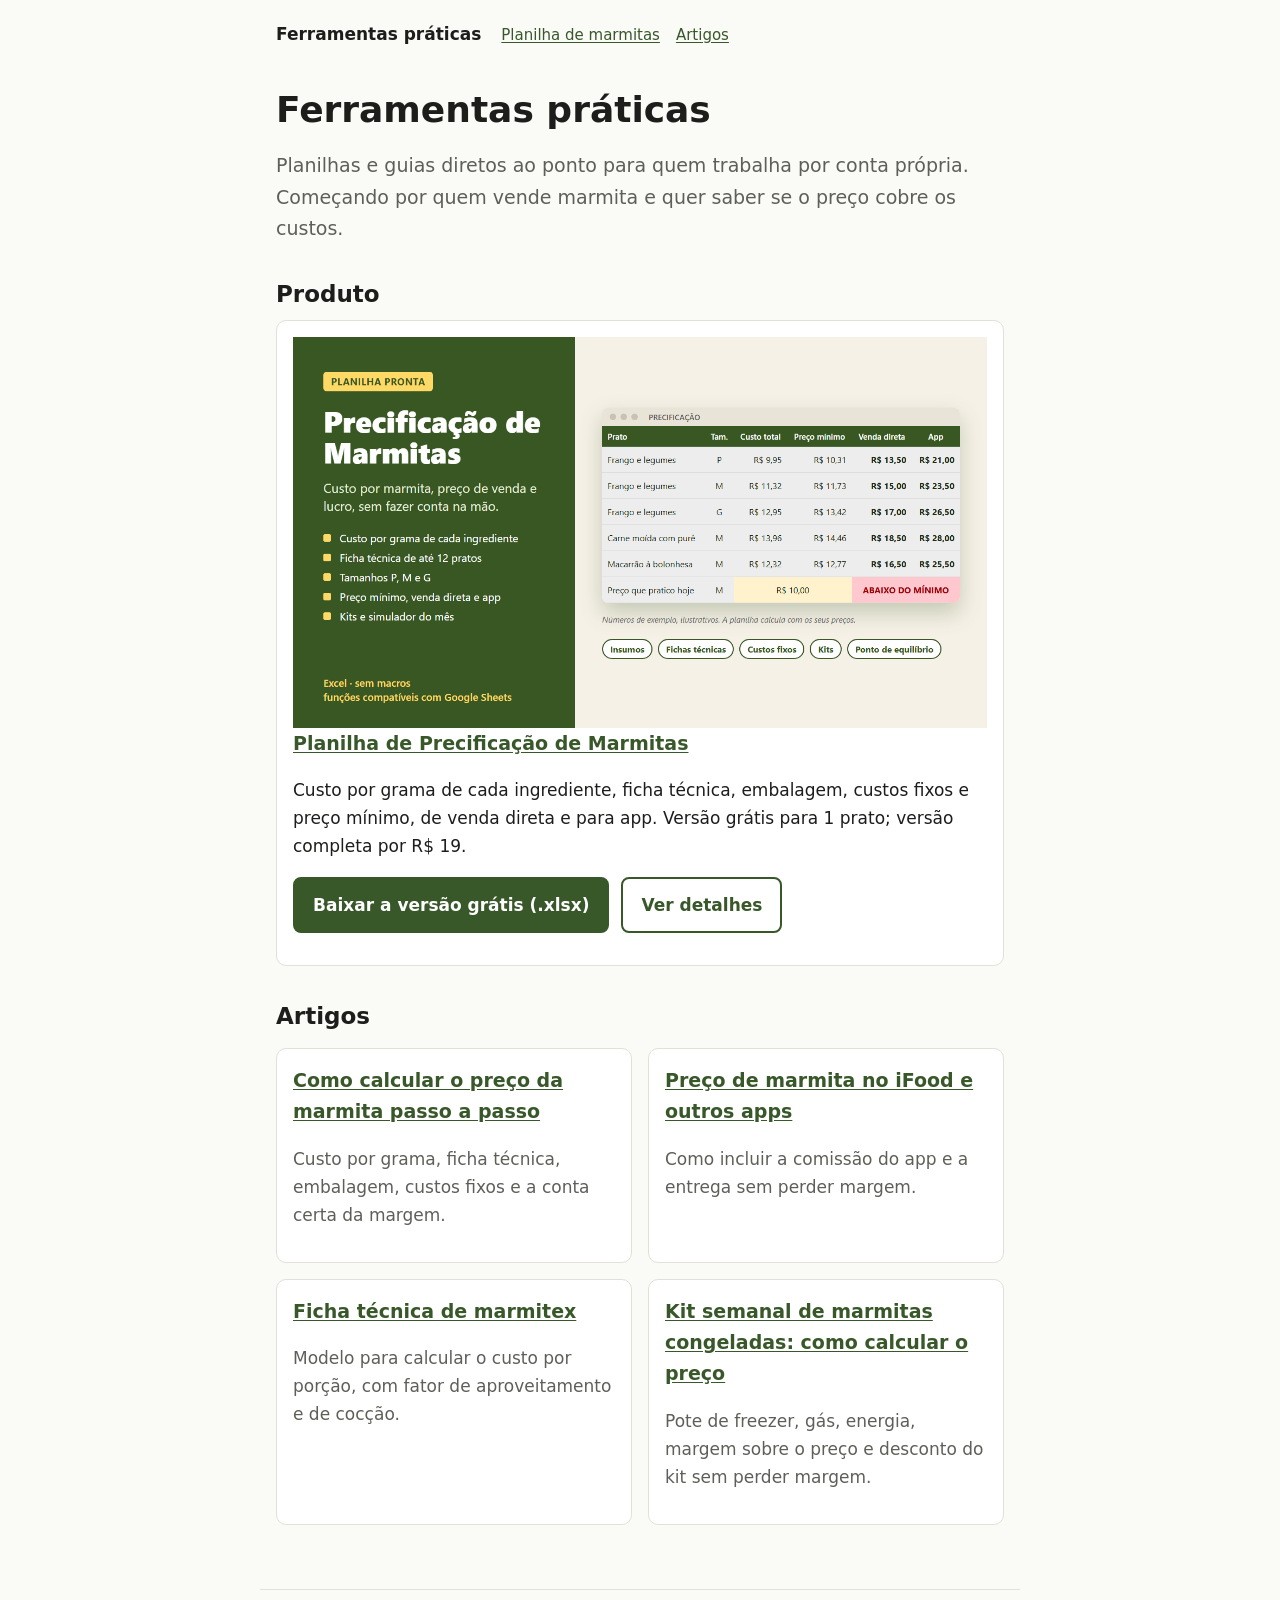
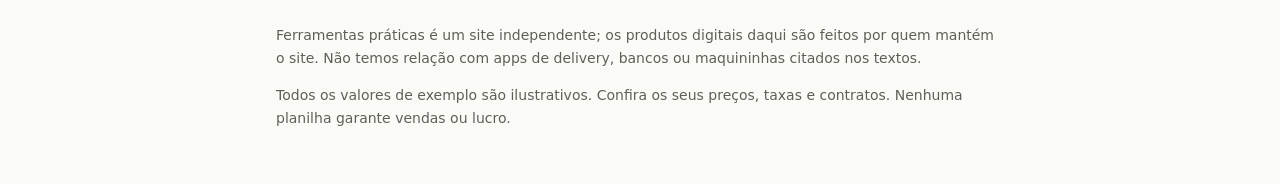
<file: index.html>
<!doctype html>
<html lang="pt-BR">
<head>
<meta charset="utf-8">
<meta name="google-site-verification" content="tQb6Z8FMKP_d8EWnYOitafN4Iq5WOYgnqApILgH5_Sw" />
<meta name="viewport" content="width=device-width, initial-scale=1">
<title>Ferramentas práticas – planilhas e guias para quem vende marmita</title>
<meta name="description" content="Planilhas e guias práticos em português: como calcular o preço da marmita, ficha técnica de marmitex e preço no app de delivery. Versão grátis para baixar.">
<link rel="canonical" href="https://jarvisdasilveira-cmd.github.io/loja/">
<meta property="og:type" content="website">
<meta property="og:locale" content="pt_BR">
<meta property="og:site_name" content="Ferramentas práticas">
<meta property="og:title" content="Ferramentas práticas – planilhas e guias para quem vende marmita">
<meta property="og:description" content="Planilhas e guias práticos: preço da marmita, ficha técnica e preço no app de delivery.">
<meta property="og:url" content="https://jarvisdasilveira-cmd.github.io/loja/">
<meta property="og:image" content="https://jarvisdasilveira-cmd.github.io/loja/img/capa.png">
<meta name="twitter:card" content="summary_large_image">
<link rel="stylesheet" href="assets/estilo.css">
<script type="application/ld+json">
{"@context":"https://schema.org","@type":"WebSite","name":"Ferramentas práticas","url":"https://jarvisdasilveira-cmd.github.io/loja/","inLanguage":"pt-BR"}
</script>
</head>
<body>
<header class="topo">
  <a class="marca" href="./">Ferramentas práticas</a>
  <nav><a href="planilha-precificacao-marmitas/">Planilha de marmitas</a><a href="#artigos">Artigos</a></nav>
</header>
<main>
  <h1>Ferramentas práticas</h1>
  <p class="lead">Planilhas e guias diretos ao ponto para quem trabalha por conta própria. Começando por quem vende marmita e quer saber se o preço cobre os custos.</p>

  <h2>Produto</h2>
  <div class="card">
    <a href="planilha-precificacao-marmitas/"><img src="img/capa.png" width="1280" height="720" alt="Capa da Planilha de Precificação de Marmitas com uma tabela de exemplo de custo total, preço mínimo, venda direta e app"></a>
    <h3><a href="planilha-precificacao-marmitas/">Planilha de Precificação de Marmitas</a></h3>
    <p>Custo por grama de cada ingrediente, ficha técnica, embalagem, custos fixos e preço mínimo, de venda direta e para app. Versão grátis para 1 prato; versão completa por R$ 19.</p>
    <div class="botoes">
      <a class="btn btn-principal" href="https://github.com/jarvisdasilveira-cmd/loja/releases/download/gratis-marmitas-v1/planilha-precificacao-marmitas-gratis.xlsx">Baixar a versão grátis (.xlsx)</a>
      <a class="btn btn-secundario" href="planilha-precificacao-marmitas/">Ver detalhes</a>
    </div>
  </div>

  <h2 id="artigos">Artigos</h2>
  <div class="cards">
    <div class="card">
      <h3><a href="artigos/como-calcular-preco-de-marmita/">Como calcular o preço da marmita passo a passo</a></h3>
      <p class="muted">Custo por grama, ficha técnica, embalagem, custos fixos e a conta certa da margem.</p>
    </div>
    <div class="card">
      <h3><a href="artigos/preco-marmita-ifood-taxa-app/">Preço de marmita no iFood e outros apps</a></h3>
      <p class="muted">Como incluir a comissão do app e a entrega sem perder margem.</p>
    </div>
    <div class="card">
      <h3><a href="artigos/ficha-tecnica-marmitex/">Ficha técnica de marmitex</a></h3>
      <p class="muted">Modelo para calcular o custo por porção, com fator de aproveitamento e de cocção.</p>
    </div>
    <div class="card">
      <h3><a href="artigos/preco-kit-marmitas-congeladas/">Kit semanal de marmitas congeladas: como calcular o preço</a></h3>
      <p class="muted">Pote de freezer, gás, energia, margem sobre o preço e desconto do kit sem perder margem.</p>
    </div>
  </div>
</main>
<footer class="rodape">
  <p>Ferramentas práticas é um site independente; os produtos digitais daqui são feitos por quem mantém o site. Não temos relação com apps de delivery, bancos ou maquininhas citados nos textos.</p>
  <p>Todos os valores de exemplo são ilustrativos. Confira os seus preços, taxas e contratos. Nenhuma planilha garante vendas ou lucro.</p>
</footer>
</body>
</html>
</file>
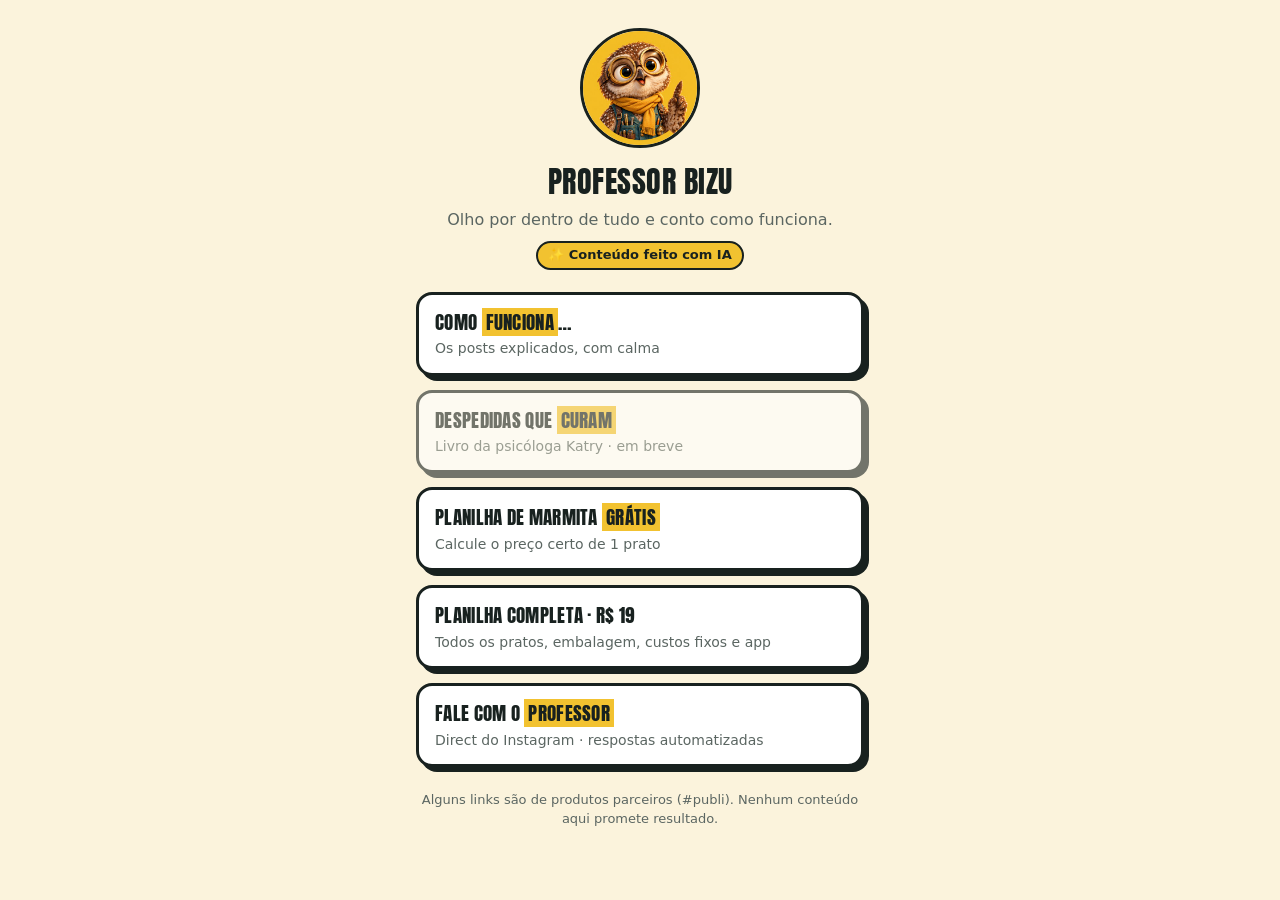
<file: links/index.html>
<!doctype html>
<html lang="pt-BR">
<head>
<meta charset="utf-8">
<meta name="viewport" content="width=device-width, initial-scale=1">
<title>Professor Bizu · INFOVERINS</title>
<meta name="description" content="Links do Professor Bizu (@infoverins): como as coisas funcionam e bizus que valem a pena.">
<link rel="canonical" href="https://jarvisdasilveira-cmd.github.io/loja/links/">
<meta property="og:title" content="Professor Bizu · INFOVERINS">
<meta property="og:description" content="Olho por dentro de tudo e conto como funciona.">
<meta property="og:image" content="https://jarvisdasilveira-cmd.github.io/loja/img/capa.png">
<link rel="preconnect" href="https://fonts.googleapis.com">
<link href="https://fonts.googleapis.com/css2?family=Anton&display=swap" rel="stylesheet">
<style>
  :root { --bg:#FBF3DC; --card:#fff; --ink:#18211F; --muted:#5b6662; --yel:#F2C230; --teal:#0D6F73; }
  @media (prefers-color-scheme: dark) { :root { --bg:#10262A; --card:#18322F; --ink:#F4EFE1; --muted:#a9b8b3; } }
  * { box-sizing:border-box; }
  body { margin:0; background:var(--bg); color:var(--ink); font:16px/1.45 system-ui,-apple-system,"Segoe UI",sans-serif; }
  main { max-width:480px; margin:0 auto; padding:28px 16px 40px; }
  header { text-align:center; margin-bottom:22px; }
  header img { width:120px; height:120px; }
  h1 { font-family:Anton,Impact,sans-serif; font-weight:400; font-size:30px; letter-spacing:.5px; margin:6px 0 4px; }
  header p { margin:0 0 10px; color:var(--muted); }
  .selo { display:inline-block; font-size:13px; font-weight:600; background:var(--yel); color:#18211F; border:2px solid #18211F; border-radius:999px; padding:3px 10px; }
  a.card { display:block; text-decoration:none; color:var(--ink); background:var(--card); border:3px solid var(--ink);
           border-radius:16px; padding:14px 16px; margin:0 0 14px; box-shadow:5px 5px 0 var(--ink); transition:transform .1s, box-shadow .1s; }
  a.card:active, a.card:hover { transform:translate(2px,2px); box-shadow:3px 3px 0 var(--ink); }
  a.card:focus-visible { outline:3px solid var(--teal); outline-offset:3px; }
  .t { font-family:Anton,Impact,sans-serif; font-size:19px; letter-spacing:.3px; }
  .t mark { background:var(--yel); color:#18211F; padding:0 4px; }
  .s { display:block; font-size:14px; color:var(--muted); margin-top:2px; }
  a.pendente { opacity:.6; pointer-events:none; }
  footer { font-size:13px; color:var(--muted); text-align:center; margin-top:24px; }
</style>
</head>
<body>
<main>
  <header>
    <img src="../img/bisoculo.jpg" alt="Professor Bizu, a corujinha de óculos do INFOVERINS" style="border-radius:50%;border:3px solid var(--ink)">
    <h1>PROFESSOR BIZU</h1>
    <p>Olho por dentro de tudo e conto como funciona.</p>
    <span class="selo">✨ Conteúdo feito com IA</span>
  </header>

  <a class="card" href="../"><span class="t">COMO <mark>FUNCIONA</mark>…</span><span class="s">Os posts explicados, com calma</span></a>
  <a class="card pendente" href="#" data-pendente="link-kiwify"><span class="t">DESPEDIDAS QUE <mark>CURAM</mark></span><span class="s">Livro da psicóloga Katry · em breve</span></a>
  <a class="card" href="https://github.com/jarvisdasilveira-cmd/loja/releases/download/gratis-marmitas-v1/planilha-precificacao-marmitas-gratis.xlsx"><span class="t">PLANILHA DE MARMITA <mark>GRÁTIS</mark></span><span class="s">Calcule o preço certo de 1 prato</span></a>
  <a class="card" href="https://dasilveira7.gumroad.com/l/planilha-precificacao-marmitas"><span class="t">PLANILHA COMPLETA · R$ 19</span><span class="s">Todos os pratos, embalagem, custos fixos e app</span></a>
  <a class="card" href="https://ig.me/m/infoverins"><span class="t">FALE COM O <mark>PROFESSOR</mark></span><span class="s">Direct do Instagram · respostas automatizadas</span></a>

  <footer>Alguns links são de produtos parceiros (#publi). Nenhum conteúdo aqui promete resultado.</footer>
</main>
</body>
</html>
</file>
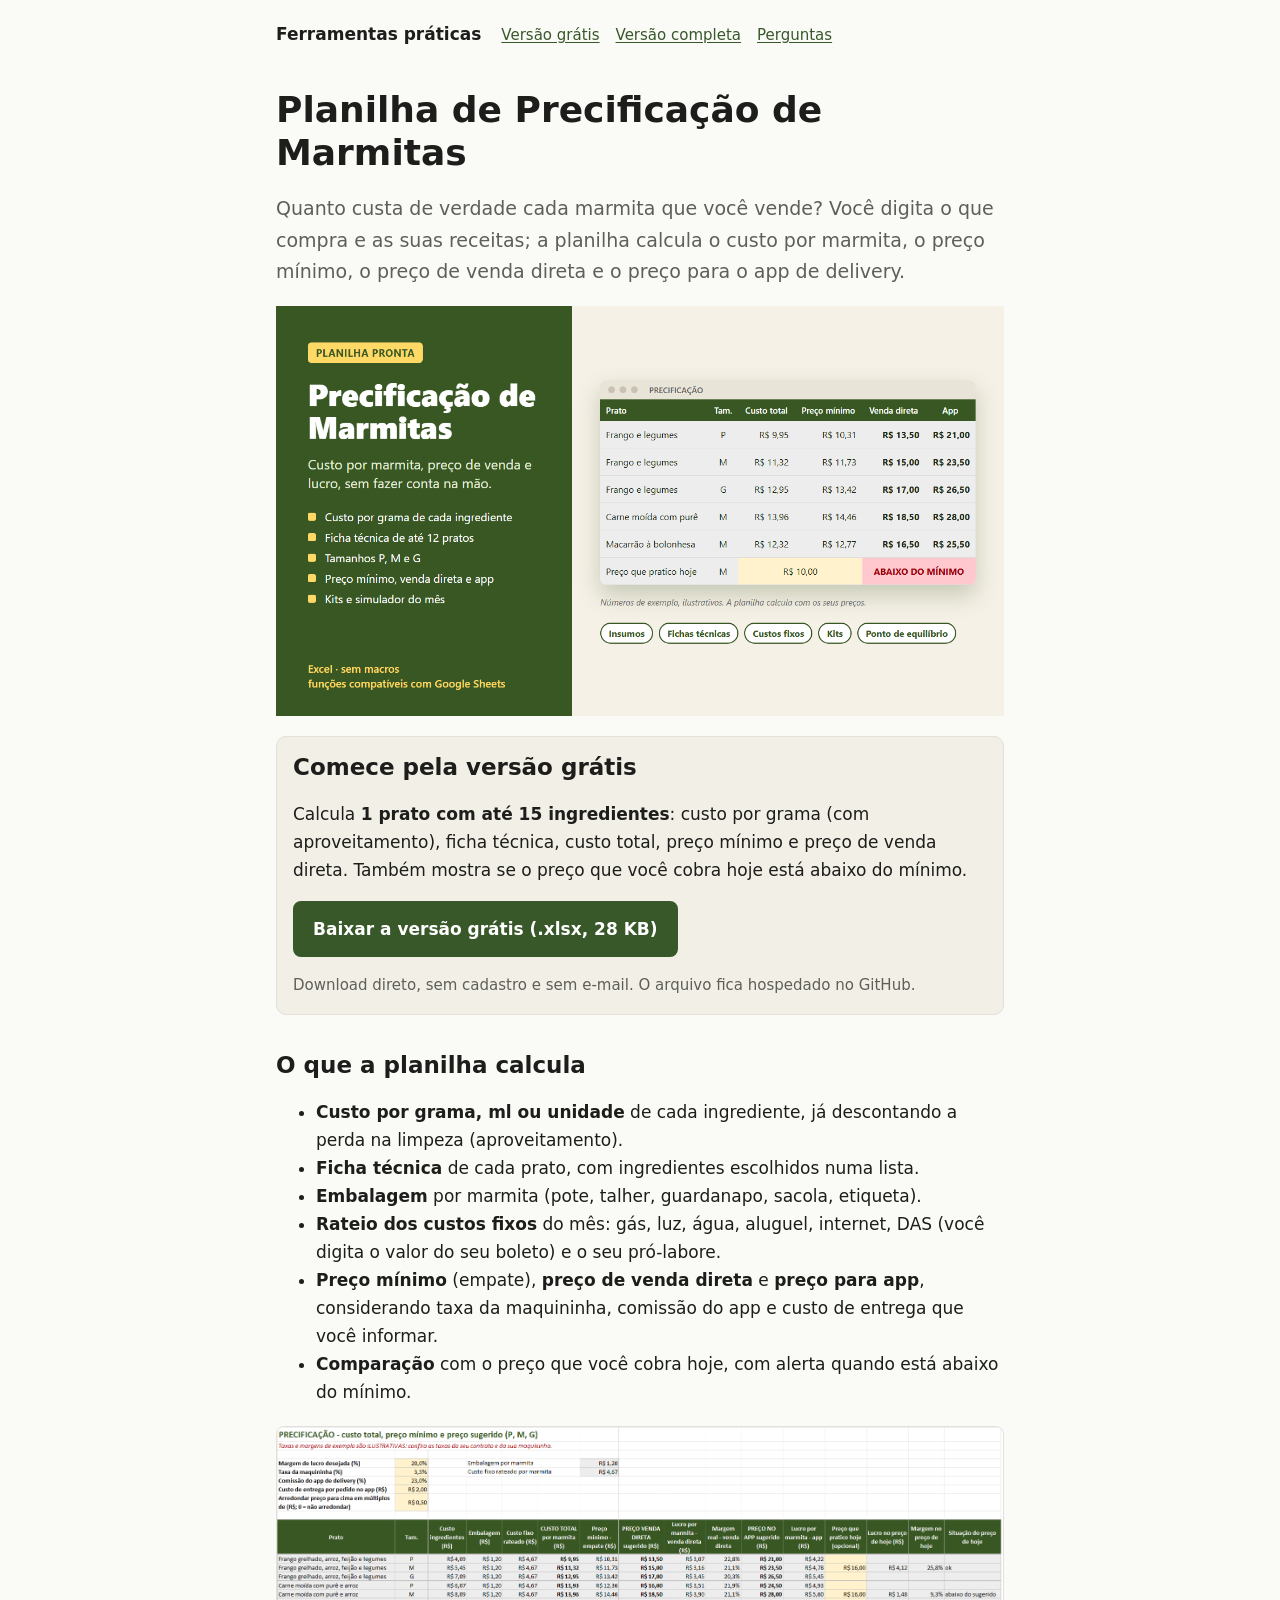
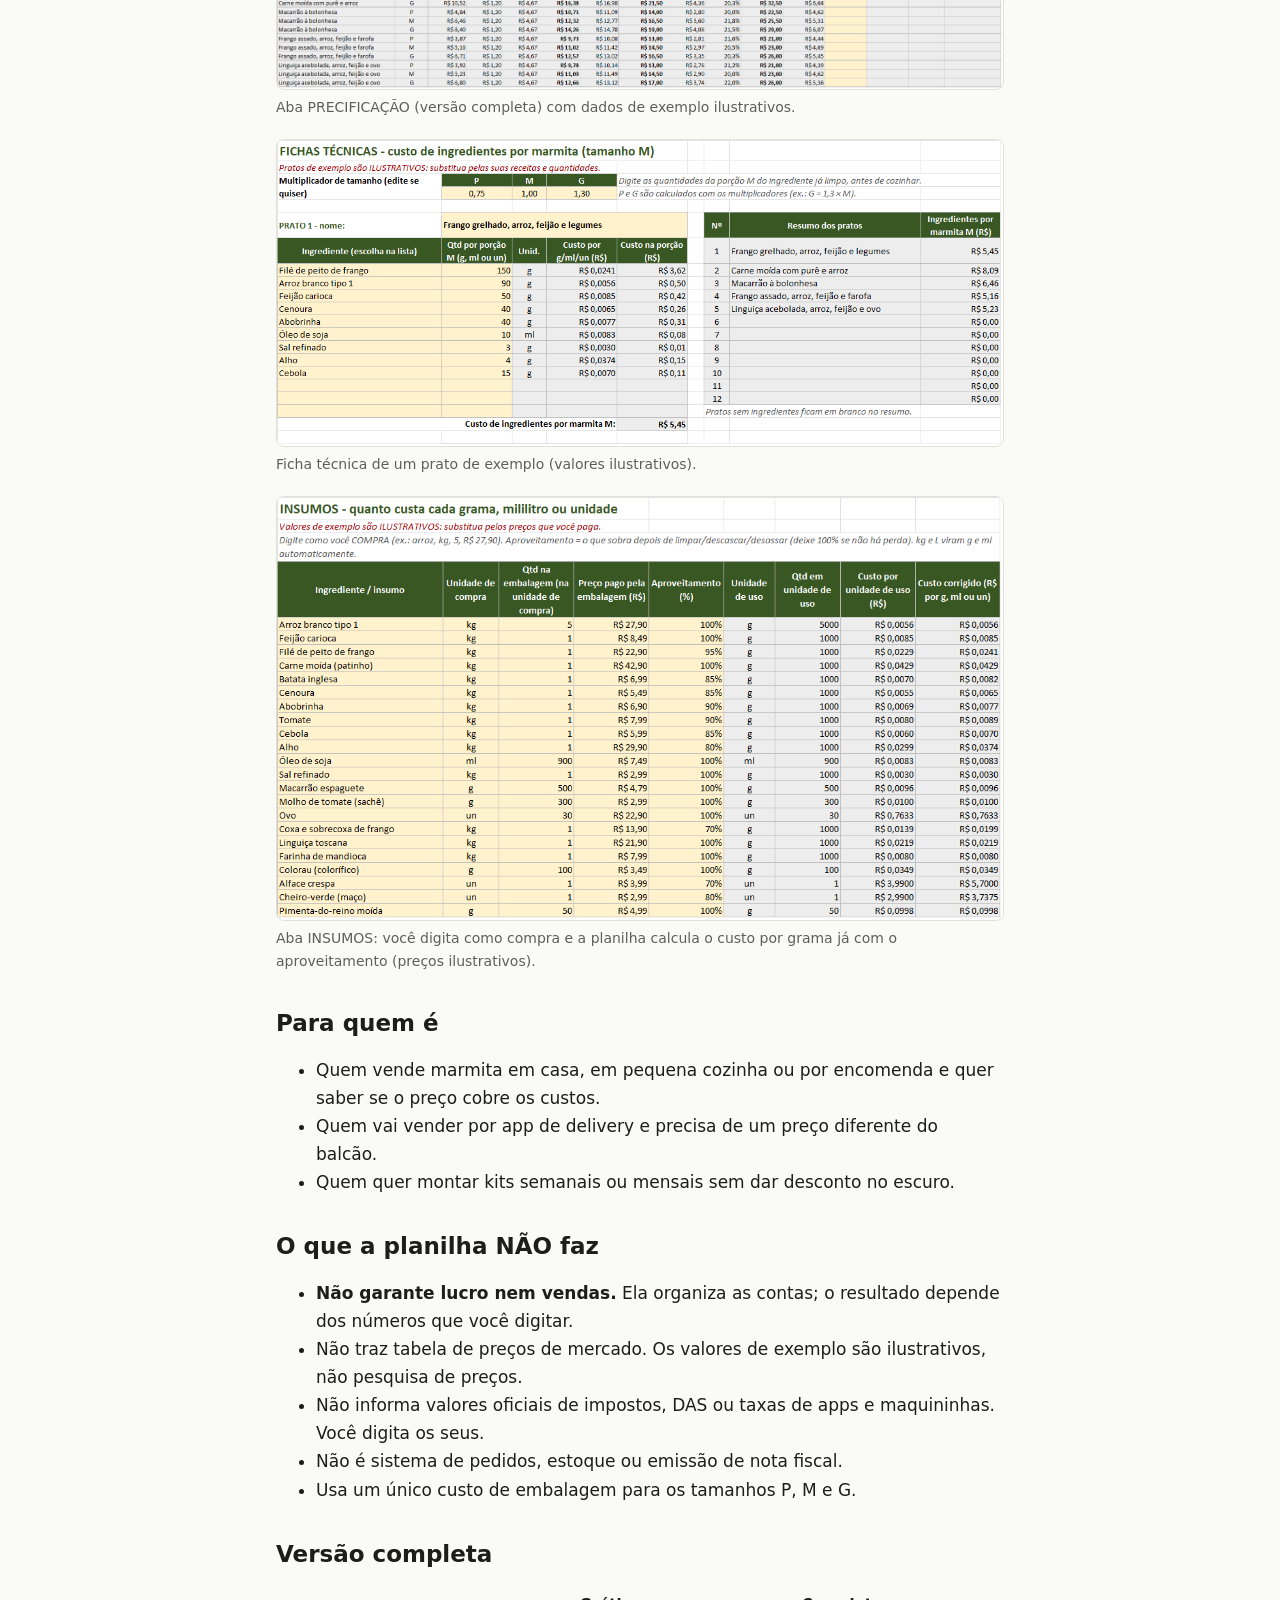
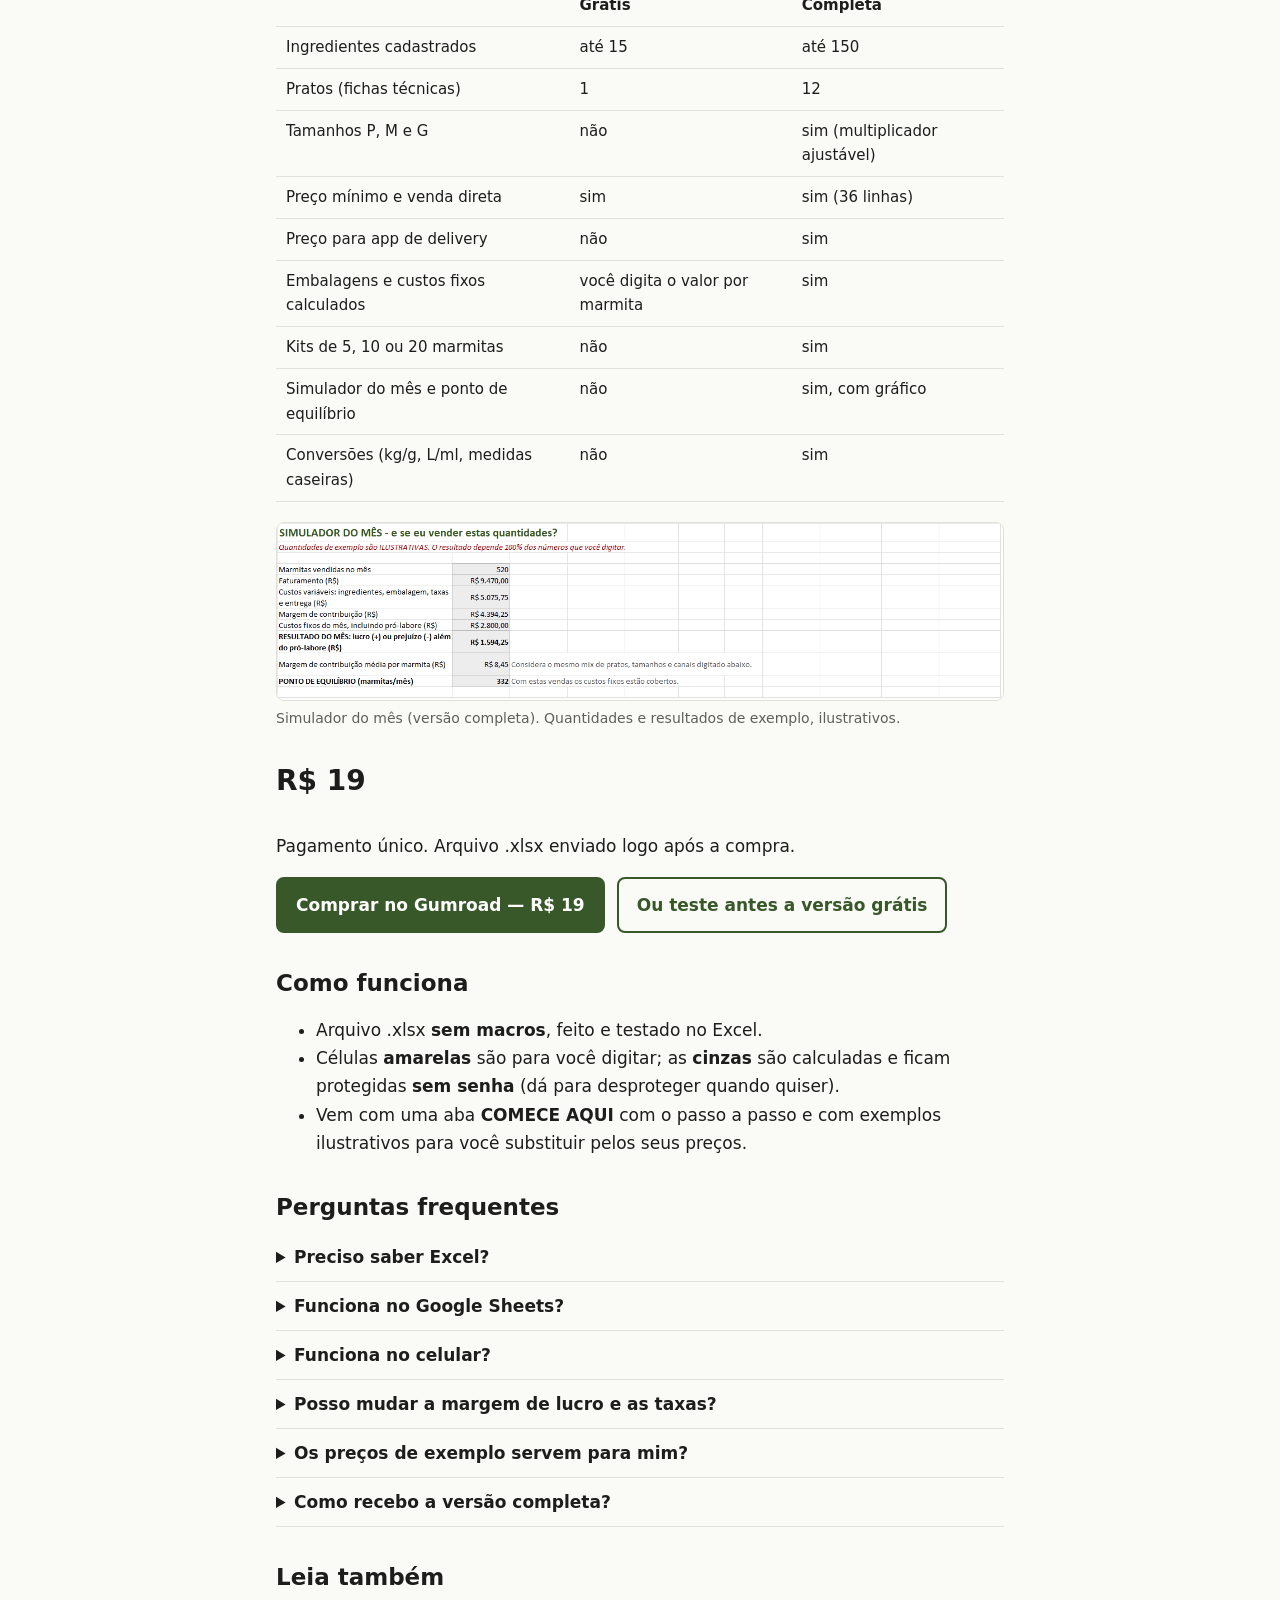
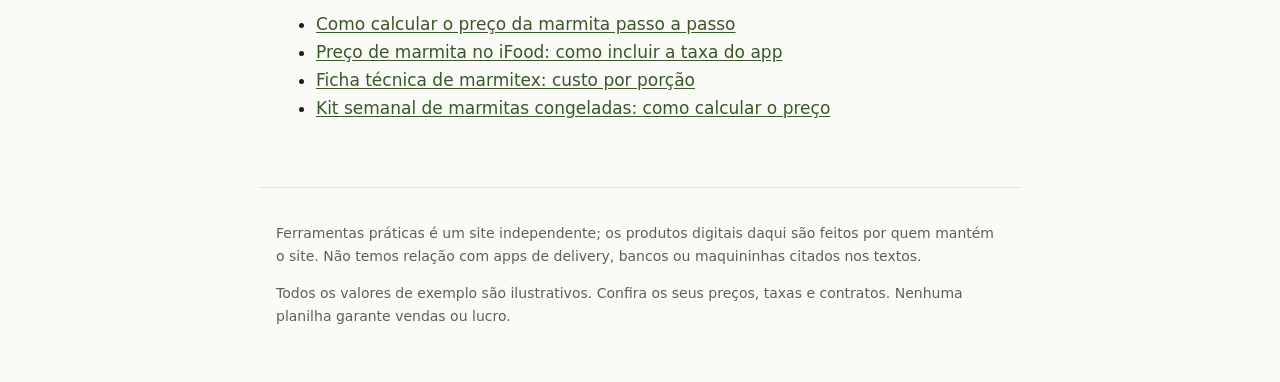
<file: planilha-precificacao-marmitas/index.html>
<!doctype html>
<html lang="pt-BR">
<head>
<meta charset="utf-8">
<meta name="viewport" content="width=device-width, initial-scale=1">
<title>Planilha de Precificação de Marmitas (Excel) – versão grátis</title>
<meta name="description" content="Planilha para calcular custo por marmita, preço mínimo, preço de venda direta e preço para app de delivery. Baixe a versão grátis (1 prato) ou conheça a completa.">
<link rel="canonical" href="https://jarvisdasilveira-cmd.github.io/loja/planilha-precificacao-marmitas/">
<meta property="og:type" content="product">
<meta property="og:locale" content="pt_BR">
<meta property="og:site_name" content="Ferramentas práticas">
<meta property="og:title" content="Planilha de Precificação de Marmitas – versão grátis e completa">
<meta property="og:description" content="Custo por marmita, preço mínimo, venda direta e preço para app. Arquivo .xlsx sem macros.">
<meta property="og:url" content="https://jarvisdasilveira-cmd.github.io/loja/planilha-precificacao-marmitas/">
<meta property="og:image" content="https://jarvisdasilveira-cmd.github.io/loja/img/capa.png">
<meta name="twitter:card" content="summary_large_image">
<link rel="stylesheet" href="../assets/estilo.css">
<script type="application/ld+json">
{"@context":"https://schema.org","@type":"Product","name":"Planilha de Precificação de Marmitas","description":"Planilha .xlsx sem macros para calcular custo por marmita, preço mínimo, preço de venda direta e preço para app de delivery, com fichas técnicas, kits e simulador do mês.","image":"https://jarvisdasilveira-cmd.github.io/loja/img/capa.png","url":"https://jarvisdasilveira-cmd.github.io/loja/planilha-precificacao-marmitas/","category":"Planilha"}
</script>
</head>
<body>
<header class="topo">
  <a class="marca" href="../">Ferramentas práticas</a>
  <nav><a href="#gratis">Versão grátis</a><a href="#completa">Versão completa</a><a href="#perguntas">Perguntas</a></nav>
</header>
<main>
  <h1>Planilha de Precificação de Marmitas</h1>
  <p class="lead">Quanto custa de verdade cada marmita que você vende? Você digita o que compra e as suas receitas; a planilha calcula o custo por marmita, o preço mínimo, o preço de venda direta e o preço para o app de delivery.</p>

  <img src="../img/capa.png" width="1280" height="720" alt="Capa da planilha com tabela de exemplo: custo total, preço mínimo, venda direta e preço no app por prato e tamanho">

  <section id="gratis" class="caixa">
    <h2 style="margin-top:0">Comece pela versão grátis</h2>
    <p>Calcula <strong>1 prato com até 15 ingredientes</strong>: custo por grama (com aproveitamento), ficha técnica, custo total, preço mínimo e preço de venda direta. Também mostra se o preço que você cobra hoje está abaixo do mínimo.</p>
    <div class="botoes">
      <a class="btn btn-principal" href="https://github.com/jarvisdasilveira-cmd/loja/releases/download/gratis-marmitas-v1/planilha-precificacao-marmitas-gratis.xlsx">Baixar a versão grátis (.xlsx, 28 KB)</a>
    </div>
    <p class="muted" style="font-size:15px;margin-bottom:0">Download direto, sem cadastro e sem e-mail. O arquivo fica hospedado no GitHub.</p>
  </section>

  <h2>O que a planilha calcula</h2>
  <ul>
    <li><strong>Custo por grama, ml ou unidade</strong> de cada ingrediente, já descontando a perda na limpeza (aproveitamento).</li>
    <li><strong>Ficha técnica</strong> de cada prato, com ingredientes escolhidos numa lista.</li>
    <li><strong>Embalagem</strong> por marmita (pote, talher, guardanapo, sacola, etiqueta).</li>
    <li><strong>Rateio dos custos fixos</strong> do mês: gás, luz, água, aluguel, internet, DAS (você digita o valor do seu boleto) e o seu pró-labore.</li>
    <li><strong>Preço mínimo</strong> (empate), <strong>preço de venda direta</strong> e <strong>preço para app</strong>, considerando taxa da maquininha, comissão do app e custo de entrega que você informar.</li>
    <li><strong>Comparação</strong> com o preço que você cobra hoje, com alerta quando está abaixo do mínimo.</li>
  </ul>

  <figure>
    <img src="../img/print-01-precificacao.png" width="1667" height="602" loading="lazy" alt="Aba PRECIFICAÇÃO da versão completa com pratos de exemplo nos tamanhos P, M e G">
    <figcaption>Aba PRECIFICAÇÃO (versão completa) com dados de exemplo ilustrativos.</figcaption>
  </figure>
  <figure>
    <img src="../img/print-02-ficha-tecnica.png" width="1135" height="477" loading="lazy" alt="Aba FICHAS TÉCNICAS com ingredientes e quantidades de um prato de exemplo">
    <figcaption>Ficha técnica de um prato de exemplo (valores ilustrativos).</figcaption>
  </figure>
  <figure>
    <img src="../img/print-03-insumos.png" width="1065" height="621" loading="lazy" alt="Aba INSUMOS com ingredientes, embalagem de compra, preço pago, aproveitamento e custo corrigido por grama">
    <figcaption>Aba INSUMOS: você digita como compra e a planilha calcula o custo por grama já com o aproveitamento (preços ilustrativos).</figcaption>
  </figure>

  <h2>Para quem é</h2>
  <ul>
    <li>Quem vende marmita em casa, em pequena cozinha ou por encomenda e quer saber se o preço cobre os custos.</li>
    <li>Quem vai vender por app de delivery e precisa de um preço diferente do balcão.</li>
    <li>Quem quer montar kits semanais ou mensais sem dar desconto no escuro.</li>
  </ul>

  <h2>O que a planilha NÃO faz</h2>
  <ul>
    <li><strong>Não garante lucro nem vendas.</strong> Ela organiza as contas; o resultado depende dos números que você digitar.</li>
    <li>Não traz tabela de preços de mercado. Os valores de exemplo são ilustrativos, não pesquisa de preços.</li>
    <li>Não informa valores oficiais de impostos, DAS ou taxas de apps e maquininhas. Você digita os seus.</li>
    <li>Não é sistema de pedidos, estoque ou emissão de nota fiscal.</li>
    <li>Usa um único custo de embalagem para os tamanhos P, M e G.</li>
  </ul>

  <section id="completa">
    <h2>Versão completa</h2>
    <div class="tabela">
      <table>
        <thead><tr><th></th><th>Grátis</th><th>Completa</th></tr></thead>
        <tbody>
          <tr><td>Ingredientes cadastrados</td><td>até 15</td><td>até 150</td></tr>
          <tr><td>Pratos (fichas técnicas)</td><td>1</td><td>12</td></tr>
          <tr><td>Tamanhos P, M e G</td><td>não</td><td>sim (multiplicador ajustável)</td></tr>
          <tr><td>Preço mínimo e venda direta</td><td>sim</td><td>sim (36 linhas)</td></tr>
          <tr><td>Preço para app de delivery</td><td>não</td><td>sim</td></tr>
          <tr><td>Embalagens e custos fixos calculados</td><td>você digita o valor por marmita</td><td>sim</td></tr>
          <tr><td>Kits de 5, 10 ou 20 marmitas</td><td>não</td><td>sim</td></tr>
          <tr><td>Simulador do mês e ponto de equilíbrio</td><td>não</td><td>sim, com gráfico</td></tr>
          <tr><td>Conversões (kg/g, L/ml, medidas caseiras)</td><td>não</td><td>sim</td></tr>
        </tbody>
      </table>
    </div>
    <figure>
      <img src="../img/print-05-simulador-resumo.png" width="1299" height="317" loading="lazy" alt="Simulador do mês com faturamento, custos, resultado e ponto de equilíbrio de exemplo">
      <figcaption>Simulador do mês (versão completa). Quantidades e resultados de exemplo, ilustrativos.</figcaption>
    </figure>
    <p class="preco">R$ 19</p>
    <p>Pagamento único. Arquivo .xlsx enviado logo após a compra.</p>
    <div class="botoes">
      <a class="btn btn-principal" id="comprar" href="https://dasilveira7.gumroad.com/l/planilha-precificacao-marmitas">Comprar no Gumroad — R$ 19</a>
      <a class="btn btn-secundario" href="https://github.com/jarvisdasilveira-cmd/loja/releases/download/gratis-marmitas-v1/planilha-precificacao-marmitas-gratis.xlsx">Ou teste antes a versão grátis</a>
    </div>
  </section>

  <h2>Como funciona</h2>
  <ul>
    <li>Arquivo .xlsx <strong>sem macros</strong>, feito e testado no Excel.</li>
    <li>Células <strong>amarelas</strong> são para você digitar; as <strong>cinzas</strong> são calculadas e ficam protegidas <strong>sem senha</strong> (dá para desproteger quando quiser).</li>
    <li>Vem com uma aba <strong>COMECE AQUI</strong> com o passo a passo e com exemplos ilustrativos para você substituir pelos seus preços.</li>
  </ul>

  <section id="perguntas">
    <h2>Perguntas frequentes</h2>
    <details><summary>Preciso saber Excel?</summary><p>Não. Você preenche as células amarelas e escolhe nas listas. O resto é calculado.</p></details>
    <details><summary>Funciona no Google Sheets?</summary><p>A planilha foi feita e testada no Excel. Ainda não testamos no Google Sheets; se preferir usá-lo, confira os cálculos com o exemplo da aba COMECE AQUI ou use o Excel Online (gratuito com conta Microsoft).</p></details>
    <details><summary>Funciona no celular?</summary><p>Abre em apps de planilha para celular, mas digitar numa tela grande é bem mais confortável.</p></details>
    <details><summary>Posso mudar a margem de lucro e as taxas?</summary><p>Pode. Margem, taxa da maquininha, comissão do app, custo de entrega e arredondamento ficam no topo da aba PRECIFICAÇÃO. Use as taxas do seu contrato.</p></details>
    <details><summary>Os preços de exemplo servem para mim?</summary><p>Não. Eles existem só para mostrar como a planilha funciona. Substitua pelos preços que você paga e pelos seus custos.</p></details>
    <details><summary>Como recebo a versão completa?</summary><p>A venda é pelo Gumroad: logo depois do pagamento você recebe o link para baixar o arquivo .xlsx.</p></details>
  </section>

  <h2>Leia também</h2>
  <ul>
    <li><a href="../artigos/como-calcular-preco-de-marmita/">Como calcular o preço da marmita passo a passo</a></li>
    <li><a href="../artigos/preco-marmita-ifood-taxa-app/">Preço de marmita no iFood: como incluir a taxa do app</a></li>
    <li><a href="../artigos/ficha-tecnica-marmitex/">Ficha técnica de marmitex: custo por porção</a></li>
    <li><a href="../artigos/preco-kit-marmitas-congeladas/">Kit semanal de marmitas congeladas: como calcular o preço</a></li>
  </ul>
</main>
<footer class="rodape">
  <p>Ferramentas práticas é um site independente; os produtos digitais daqui são feitos por quem mantém o site. Não temos relação com apps de delivery, bancos ou maquininhas citados nos textos.</p>
  <p>Todos os valores de exemplo são ilustrativos. Confira os seus preços, taxas e contratos. Nenhuma planilha garante vendas ou lucro.</p>
</footer>
</body>
</html>
</file>
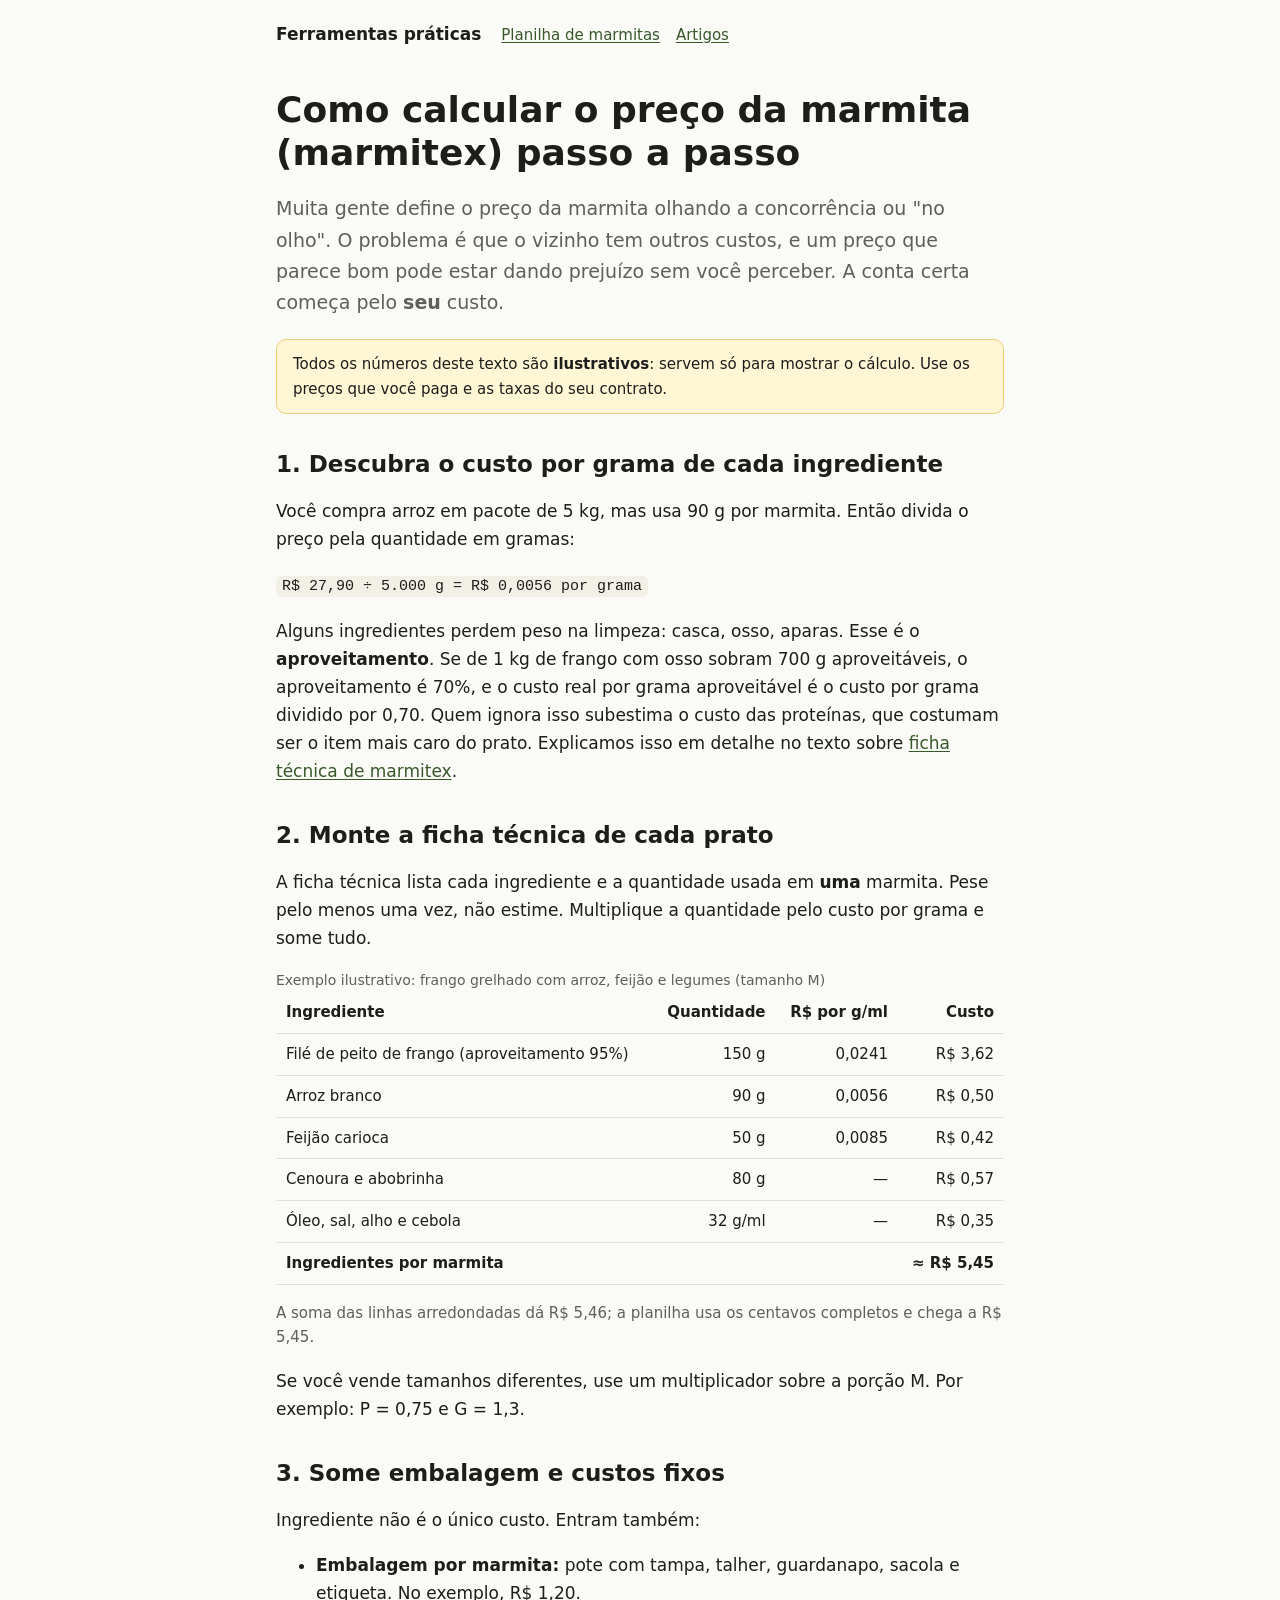
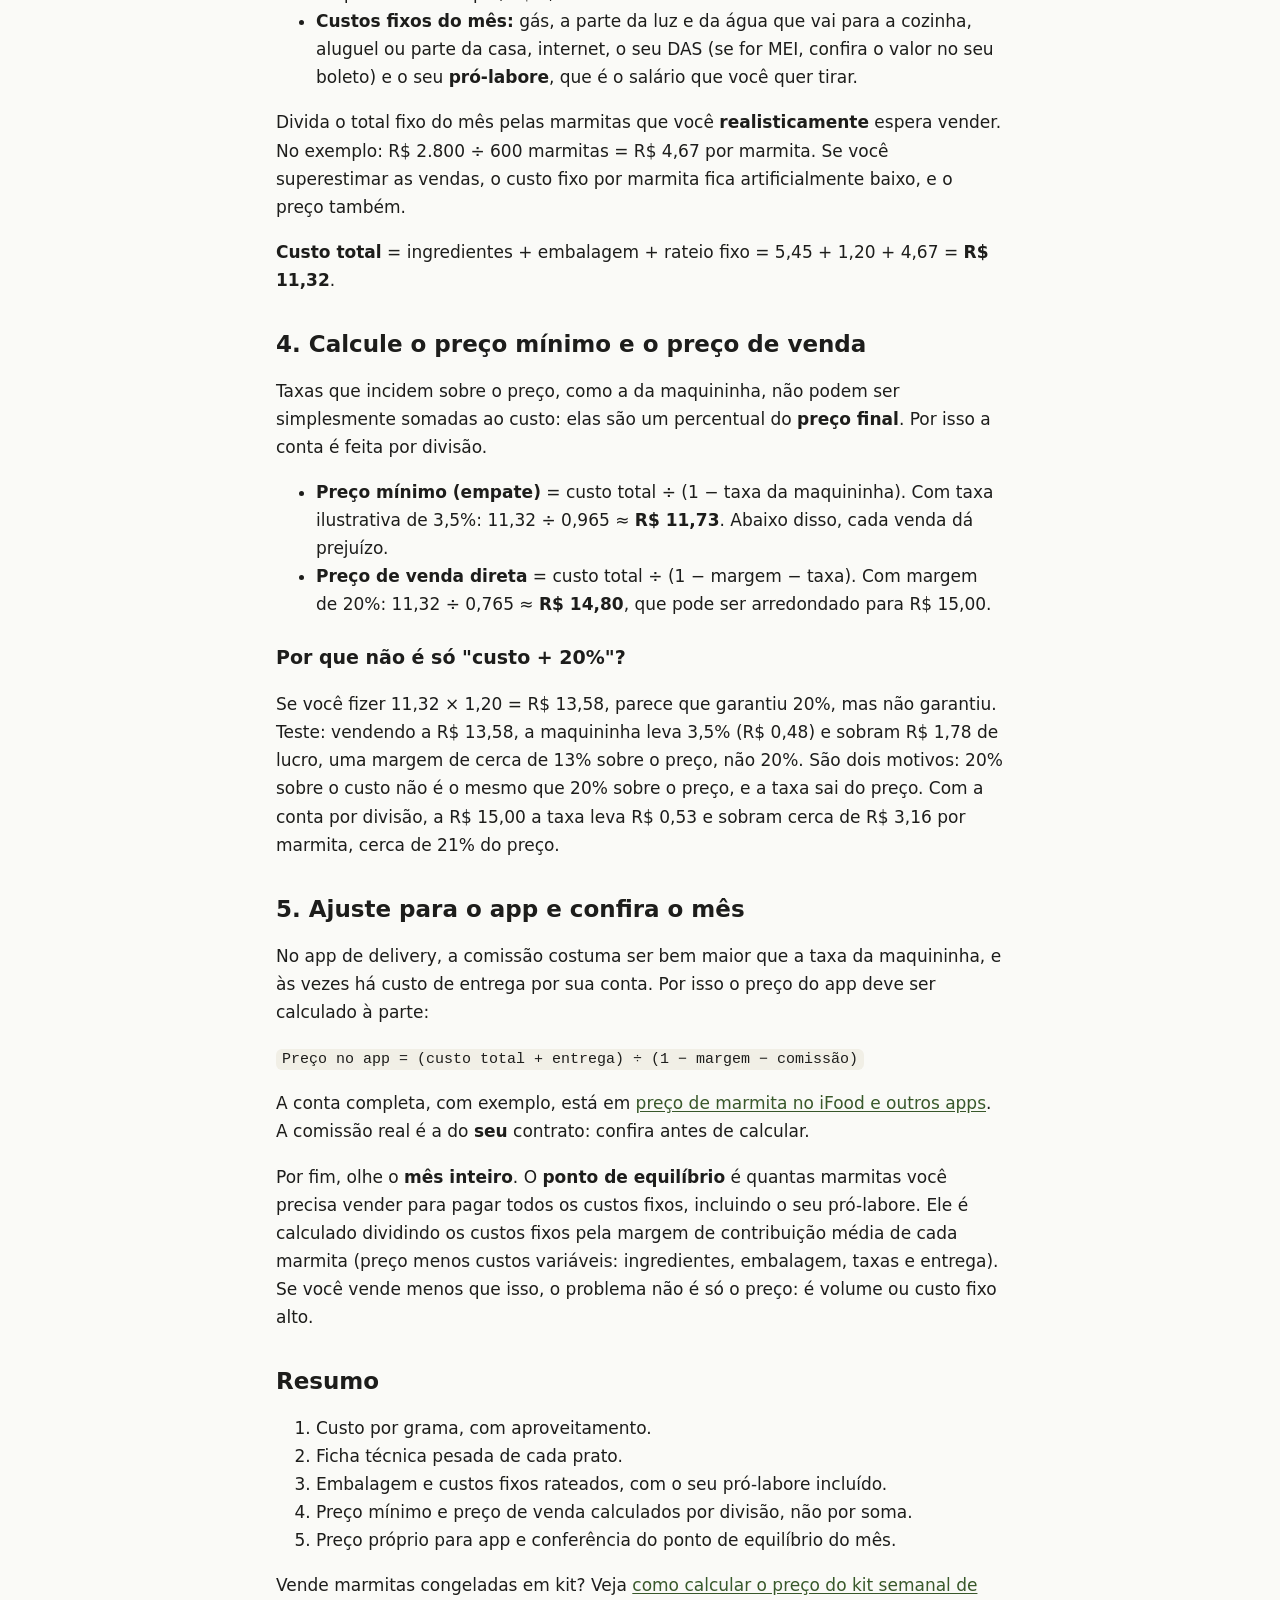
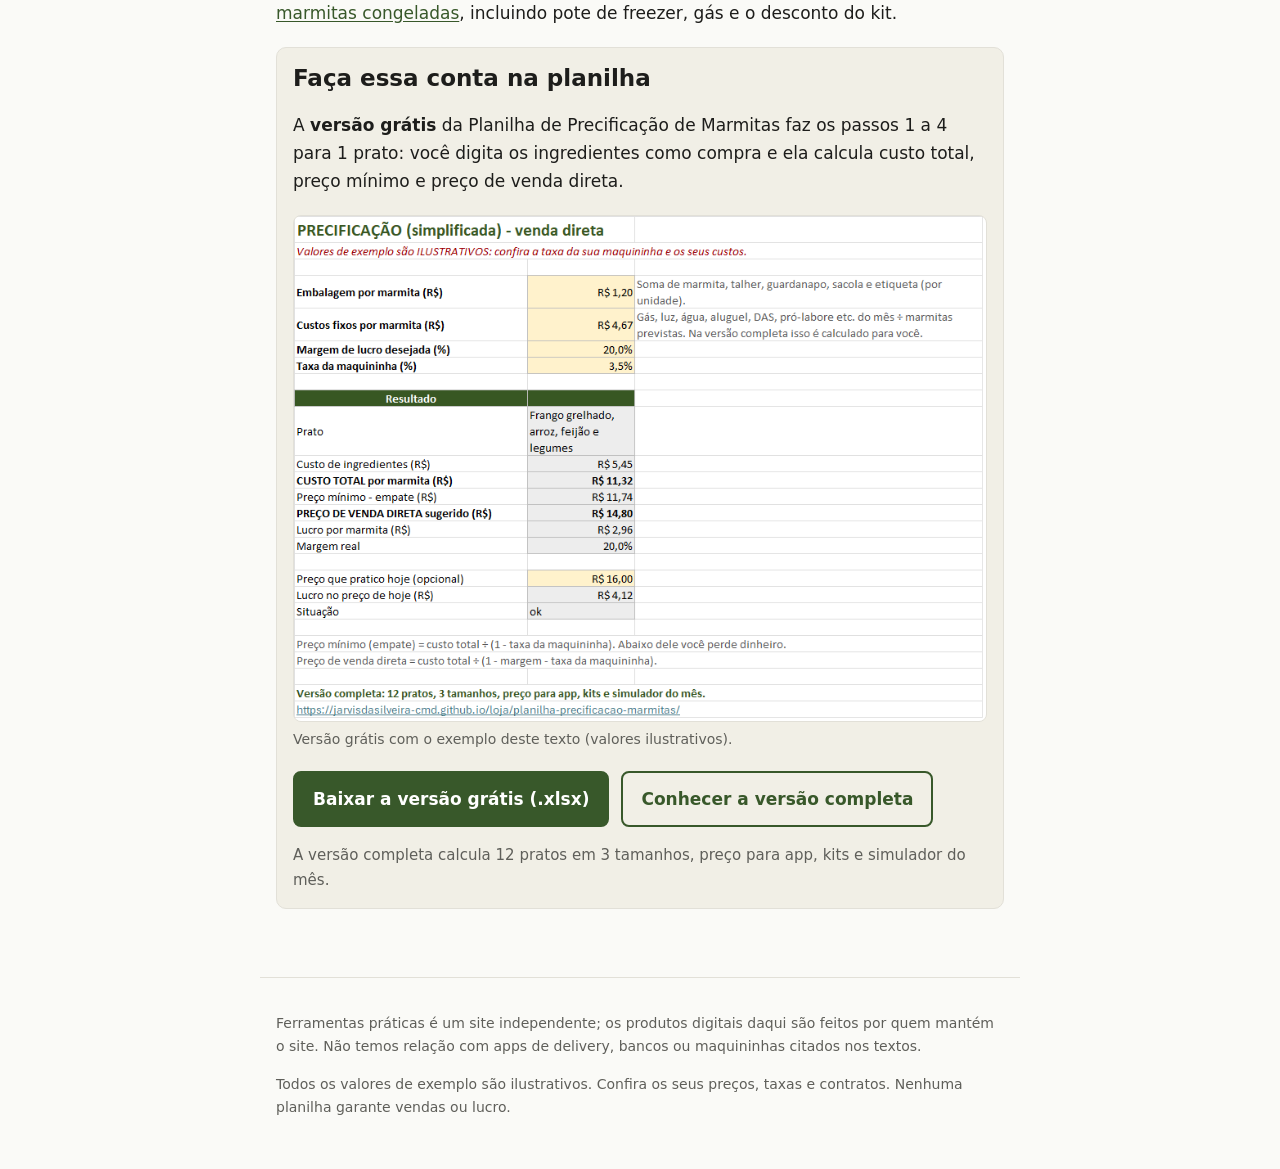
<file: artigos/como-calcular-preco-de-marmita/index.html>
<!doctype html>
<html lang="pt-BR">
<head>
<meta charset="utf-8">
<meta name="viewport" content="width=device-width, initial-scale=1">
<title>Como calcular o preço da marmita (marmitex) passo a passo – com planilha grátis</title>
<meta name="description" content="Aprenda a calcular o custo da marmitex e o preço de venda em 5 passos: custo por grama, ficha técnica, embalagem, custos fixos e margem. Exemplo calculado e planilha grátis.">
<link rel="canonical" href="https://jarvisdasilveira-cmd.github.io/loja/artigos/como-calcular-preco-de-marmita/">
<meta property="og:type" content="article">
<meta property="og:locale" content="pt_BR">
<meta property="og:site_name" content="Ferramentas práticas">
<meta property="og:title" content="Como calcular o preço da marmita passo a passo">
<meta property="og:description" content="Custo por grama, ficha técnica, embalagem, custos fixos e a conta certa da margem, com exemplo calculado.">
<meta property="og:url" content="https://jarvisdasilveira-cmd.github.io/loja/artigos/como-calcular-preco-de-marmita/">
<meta property="og:image" content="https://jarvisdasilveira-cmd.github.io/loja/img/capa.png">
<meta name="twitter:card" content="summary_large_image">
<link rel="stylesheet" href="../../assets/estilo.css">
<script type="application/ld+json">
{"@context":"https://schema.org","@type":"Article","headline":"Como calcular o preço da marmita (marmitex) passo a passo – com planilha grátis","description":"Custo por grama, ficha técnica, embalagem, custos fixos e margem, com exemplo ilustrativo calculado.","image":"https://jarvisdasilveira-cmd.github.io/loja/img/capa.png","datePublished":"2026-10-12","dateModified":"2026-10-12","inLanguage":"pt-BR","author":{"@type":"Organization","name":"Ferramentas práticas","url":"https://jarvisdasilveira-cmd.github.io/loja/"},"publisher":{"@type":"Organization","name":"Ferramentas práticas","url":"https://jarvisdasilveira-cmd.github.io/loja/"},"mainEntityOfPage":"https://jarvisdasilveira-cmd.github.io/loja/artigos/como-calcular-preco-de-marmita/"}
</script>
</head>
<body>
<header class="topo">
  <a class="marca" href="../../">Ferramentas práticas</a>
  <nav><a href="../../planilha-precificacao-marmitas/">Planilha de marmitas</a><a href="../../#artigos">Artigos</a></nav>
</header>
<main>
<article>
  <h1>Como calcular o preço da marmita (marmitex) passo a passo</h1>
  <p class="lead">Muita gente define o preço da marmita olhando a concorrência ou "no olho". O problema é que o vizinho tem outros custos, e um preço que parece bom pode estar dando prejuízo sem você perceber. A conta certa começa pelo <strong>seu</strong> custo.</p>

  <div class="aviso">Todos os números deste texto são <strong>ilustrativos</strong>: servem só para mostrar o cálculo. Use os preços que você paga e as taxas do seu contrato.</div>

  <h2>1. Descubra o custo por grama de cada ingrediente</h2>
  <p>Você compra arroz em pacote de 5 kg, mas usa 90 g por marmita. Então divida o preço pela quantidade em gramas:</p>
  <p><span class="formula">R$ 27,90 ÷ 5.000 g = R$ 0,0056 por grama</span></p>
  <p>Alguns ingredientes perdem peso na limpeza: casca, osso, aparas. Esse é o <strong>aproveitamento</strong>. Se de 1 kg de frango com osso sobram 700 g aproveitáveis, o aproveitamento é 70%, e o custo real por grama aproveitável é o custo por grama dividido por 0,70. Quem ignora isso subestima o custo das proteínas, que costumam ser o item mais caro do prato. Explicamos isso em detalhe no texto sobre <a href="../ficha-tecnica-marmitex/">ficha técnica de marmitex</a>.</p>

  <h2>2. Monte a ficha técnica de cada prato</h2>
  <p>A ficha técnica lista cada ingrediente e a quantidade usada em <strong>uma</strong> marmita. Pese pelo menos uma vez, não estime. Multiplique a quantidade pelo custo por grama e some tudo.</p>
  <div class="tabela">
    <table>
      <caption class="muted" style="text-align:left;font-size:14px">Exemplo ilustrativo: frango grelhado com arroz, feijão e legumes (tamanho M)</caption>
      <thead><tr><th>Ingrediente</th><th class="num">Quantidade</th><th class="num">R$ por g/ml</th><th class="num">Custo</th></tr></thead>
      <tbody>
        <tr><td>Filé de peito de frango (aproveitamento 95%)</td><td class="num">150 g</td><td class="num">0,0241</td><td class="num">R$ 3,62</td></tr>
        <tr><td>Arroz branco</td><td class="num">90 g</td><td class="num">0,0056</td><td class="num">R$ 0,50</td></tr>
        <tr><td>Feijão carioca</td><td class="num">50 g</td><td class="num">0,0085</td><td class="num">R$ 0,42</td></tr>
        <tr><td>Cenoura e abobrinha</td><td class="num">80 g</td><td class="num">—</td><td class="num">R$ 0,57</td></tr>
        <tr><td>Óleo, sal, alho e cebola</td><td class="num">32 g/ml</td><td class="num">—</td><td class="num">R$ 0,35</td></tr>
        <tr><th>Ingredientes por marmita</th><td></td><td></td><th class="num">≈ R$ 5,45</th></tr>
      </tbody>
    </table>
  </div>
  <p class="muted" style="font-size:15px">A soma das linhas arredondadas dá R$ 5,46; a planilha usa os centavos completos e chega a R$ 5,45.</p>
  <p>Se você vende tamanhos diferentes, use um multiplicador sobre a porção M. Por exemplo: P = 0,75 e G = 1,3.</p>

  <h2>3. Some embalagem e custos fixos</h2>
  <p>Ingrediente não é o único custo. Entram também:</p>
  <ul>
    <li><strong>Embalagem por marmita:</strong> pote com tampa, talher, guardanapo, sacola e etiqueta. No exemplo, R$ 1,20.</li>
    <li><strong>Custos fixos do mês:</strong> gás, a parte da luz e da água que vai para a cozinha, aluguel ou parte da casa, internet, o seu DAS (se for MEI, confira o valor no seu boleto) e o seu <strong>pró-labore</strong>, que é o salário que você quer tirar.</li>
  </ul>
  <p>Divida o total fixo do mês pelas marmitas que você <strong>realisticamente</strong> espera vender. No exemplo: R$ 2.800 ÷ 600 marmitas = R$ 4,67 por marmita. Se você superestimar as vendas, o custo fixo por marmita fica artificialmente baixo, e o preço também.</p>
  <p><strong>Custo total</strong> = ingredientes + embalagem + rateio fixo = 5,45 + 1,20 + 4,67 = <strong>R$ 11,32</strong>.</p>

  <h2>4. Calcule o preço mínimo e o preço de venda</h2>
  <p>Taxas que incidem sobre o preço, como a da maquininha, não podem ser simplesmente somadas ao custo: elas são um percentual do <strong>preço final</strong>. Por isso a conta é feita por divisão.</p>
  <ul>
    <li><strong>Preço mínimo (empate)</strong> = custo total ÷ (1 − taxa da maquininha). Com taxa ilustrativa de 3,5%: 11,32 ÷ 0,965 ≈ <strong>R$ 11,73</strong>. Abaixo disso, cada venda dá prejuízo.</li>
    <li><strong>Preço de venda direta</strong> = custo total ÷ (1 − margem − taxa). Com margem de 20%: 11,32 ÷ 0,765 ≈ <strong>R$ 14,80</strong>, que pode ser arredondado para R$ 15,00.</li>
  </ul>
  <h3>Por que não é só "custo + 20%"?</h3>
  <p>Se você fizer 11,32 × 1,20 = R$ 13,58, parece que garantiu 20%, mas não garantiu. Teste: vendendo a R$ 13,58, a maquininha leva 3,5% (R$ 0,48) e sobram R$ 1,78 de lucro, uma margem de cerca de 13% sobre o preço, não 20%. São dois motivos: 20% sobre o custo não é o mesmo que 20% sobre o preço, e a taxa sai do preço. Com a conta por divisão, a R$ 15,00 a taxa leva R$ 0,53 e sobram cerca de R$ 3,16 por marmita, cerca de 21% do preço.</p>

  <h2>5. Ajuste para o app e confira o mês</h2>
  <p>No app de delivery, a comissão costuma ser bem maior que a taxa da maquininha, e às vezes há custo de entrega por sua conta. Por isso o preço do app deve ser calculado à parte:</p>
  <p><span class="formula">Preço no app = (custo total + entrega) ÷ (1 − margem − comissão)</span></p>
  <p>A conta completa, com exemplo, está em <a href="../preco-marmita-ifood-taxa-app/">preço de marmita no iFood e outros apps</a>. A comissão real é a do <strong>seu</strong> contrato: confira antes de calcular.</p>
  <p>Por fim, olhe o <strong>mês inteiro</strong>. O <strong>ponto de equilíbrio</strong> é quantas marmitas você precisa vender para pagar todos os custos fixos, incluindo o seu pró-labore. Ele é calculado dividindo os custos fixos pela margem de contribuição média de cada marmita (preço menos custos variáveis: ingredientes, embalagem, taxas e entrega). Se você vende menos que isso, o problema não é só o preço: é volume ou custo fixo alto.</p>

  <h2>Resumo</h2>
  <ol>
    <li>Custo por grama, com aproveitamento.</li>
    <li>Ficha técnica pesada de cada prato.</li>
    <li>Embalagem e custos fixos rateados, com o seu pró-labore incluído.</li>
    <li>Preço mínimo e preço de venda calculados por divisão, não por soma.</li>
    <li>Preço próprio para app e conferência do ponto de equilíbrio do mês.</li>
  </ol>
  <p>Vende marmitas congeladas em kit? Veja <a href="../preco-kit-marmitas-congeladas/">como calcular o preço do kit semanal de marmitas congeladas</a>, incluindo pote de freezer, gás e o desconto do kit.</p>

  <div class="caixa">
    <h2 style="margin-top:0">Faça essa conta na planilha</h2>
    <p>A <strong>versão grátis</strong> da Planilha de Precificação de Marmitas faz os passos 1 a 4 para 1 prato: você digita os ingredientes como compra e ela calcula custo total, preço mínimo e preço de venda direta.</p>
    <figure>
      <img src="../../img/print-gratis-precificacao.png" width="846" height="617" loading="lazy" alt="Aba de precificação da versão grátis com o exemplo do frango grelhado: custo total R$ 11,32 e preço sugerido R$ 14,80">
      <figcaption>Versão grátis com o exemplo deste texto (valores ilustrativos).</figcaption>
    </figure>
    <div class="botoes">
      <a class="btn btn-principal" href="https://github.com/jarvisdasilveira-cmd/loja/releases/download/gratis-marmitas-v1/planilha-precificacao-marmitas-gratis.xlsx">Baixar a versão grátis (.xlsx)</a>
      <a class="btn btn-secundario" href="../../planilha-precificacao-marmitas/#completa">Conhecer a versão completa</a>
    </div>
    <p class="muted" style="font-size:15px;margin-bottom:0">A versão completa calcula 12 pratos em 3 tamanhos, preço para app, kits e simulador do mês.</p>
  </div>
</article>
</main>
<footer class="rodape">
  <p>Ferramentas práticas é um site independente; os produtos digitais daqui são feitos por quem mantém o site. Não temos relação com apps de delivery, bancos ou maquininhas citados nos textos.</p>
  <p>Todos os valores de exemplo são ilustrativos. Confira os seus preços, taxas e contratos. Nenhuma planilha garante vendas ou lucro.</p>
</footer>
</body>
</html>
</file>
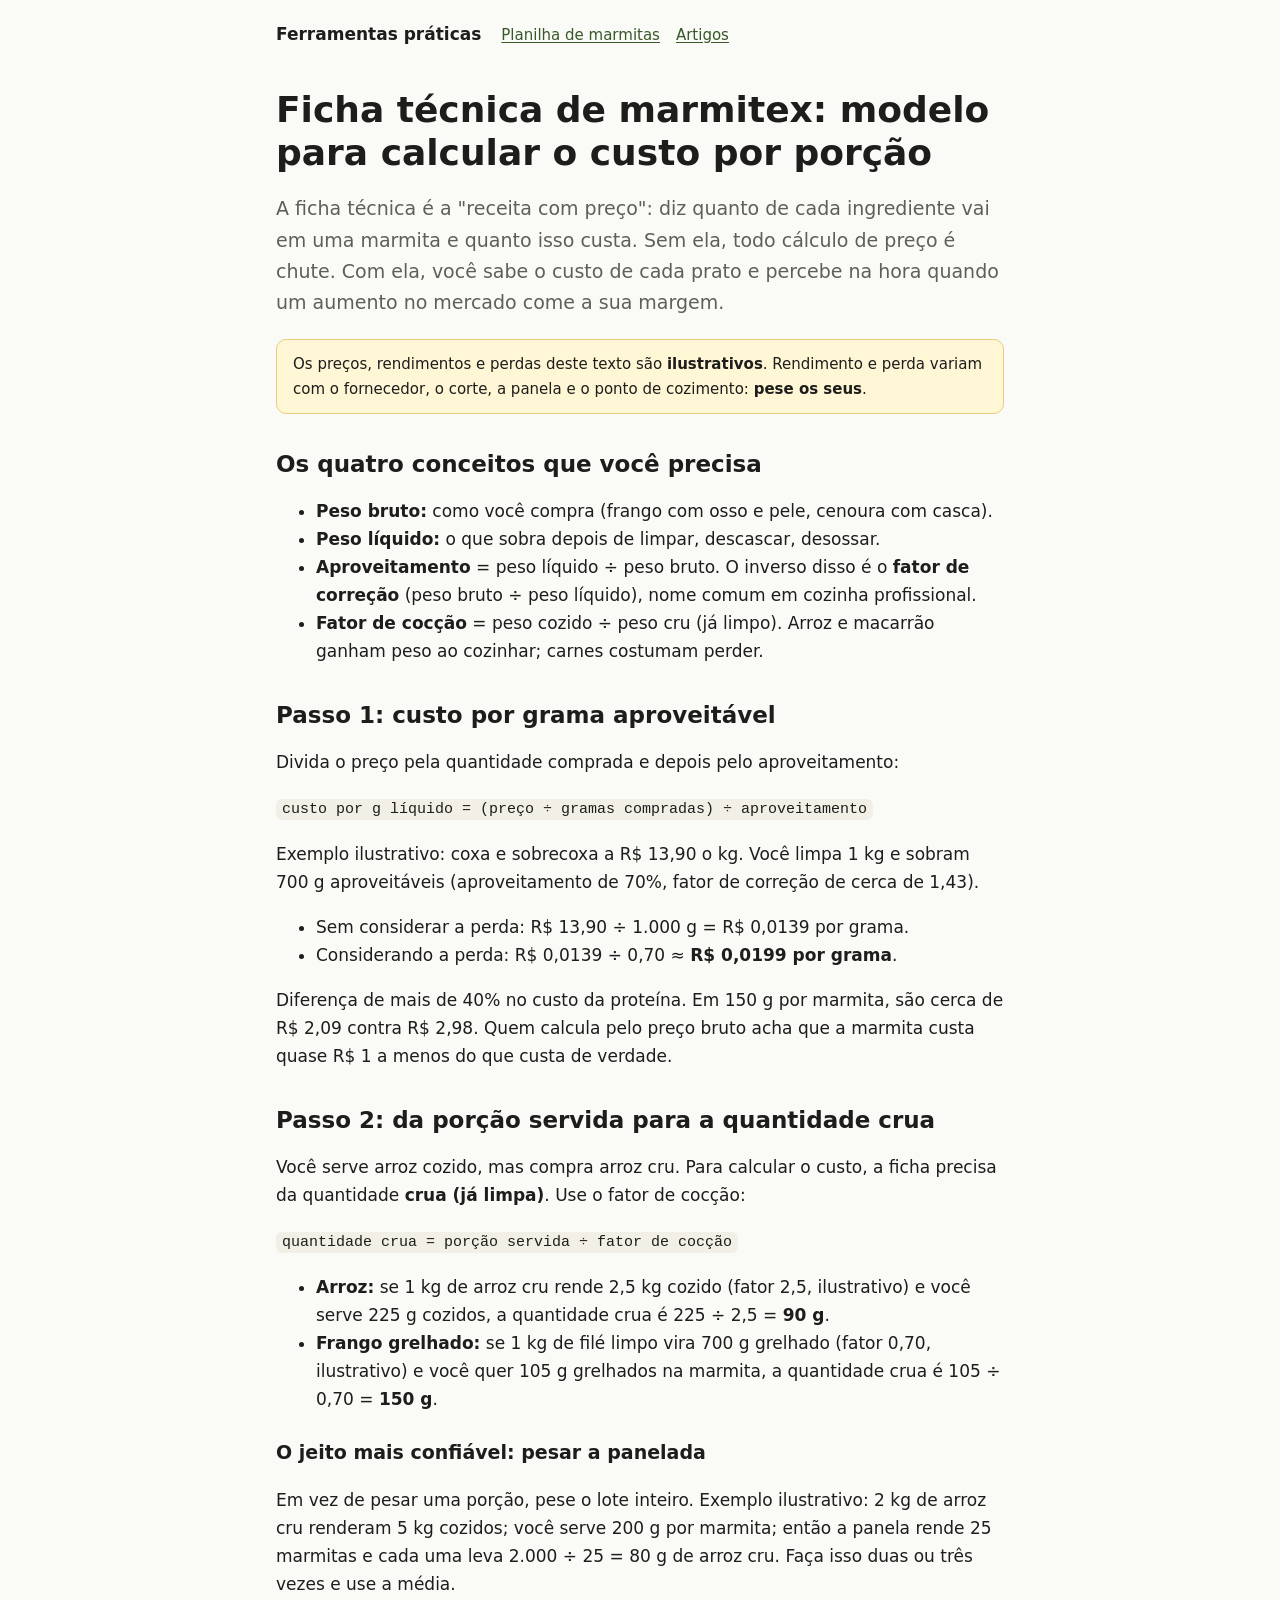
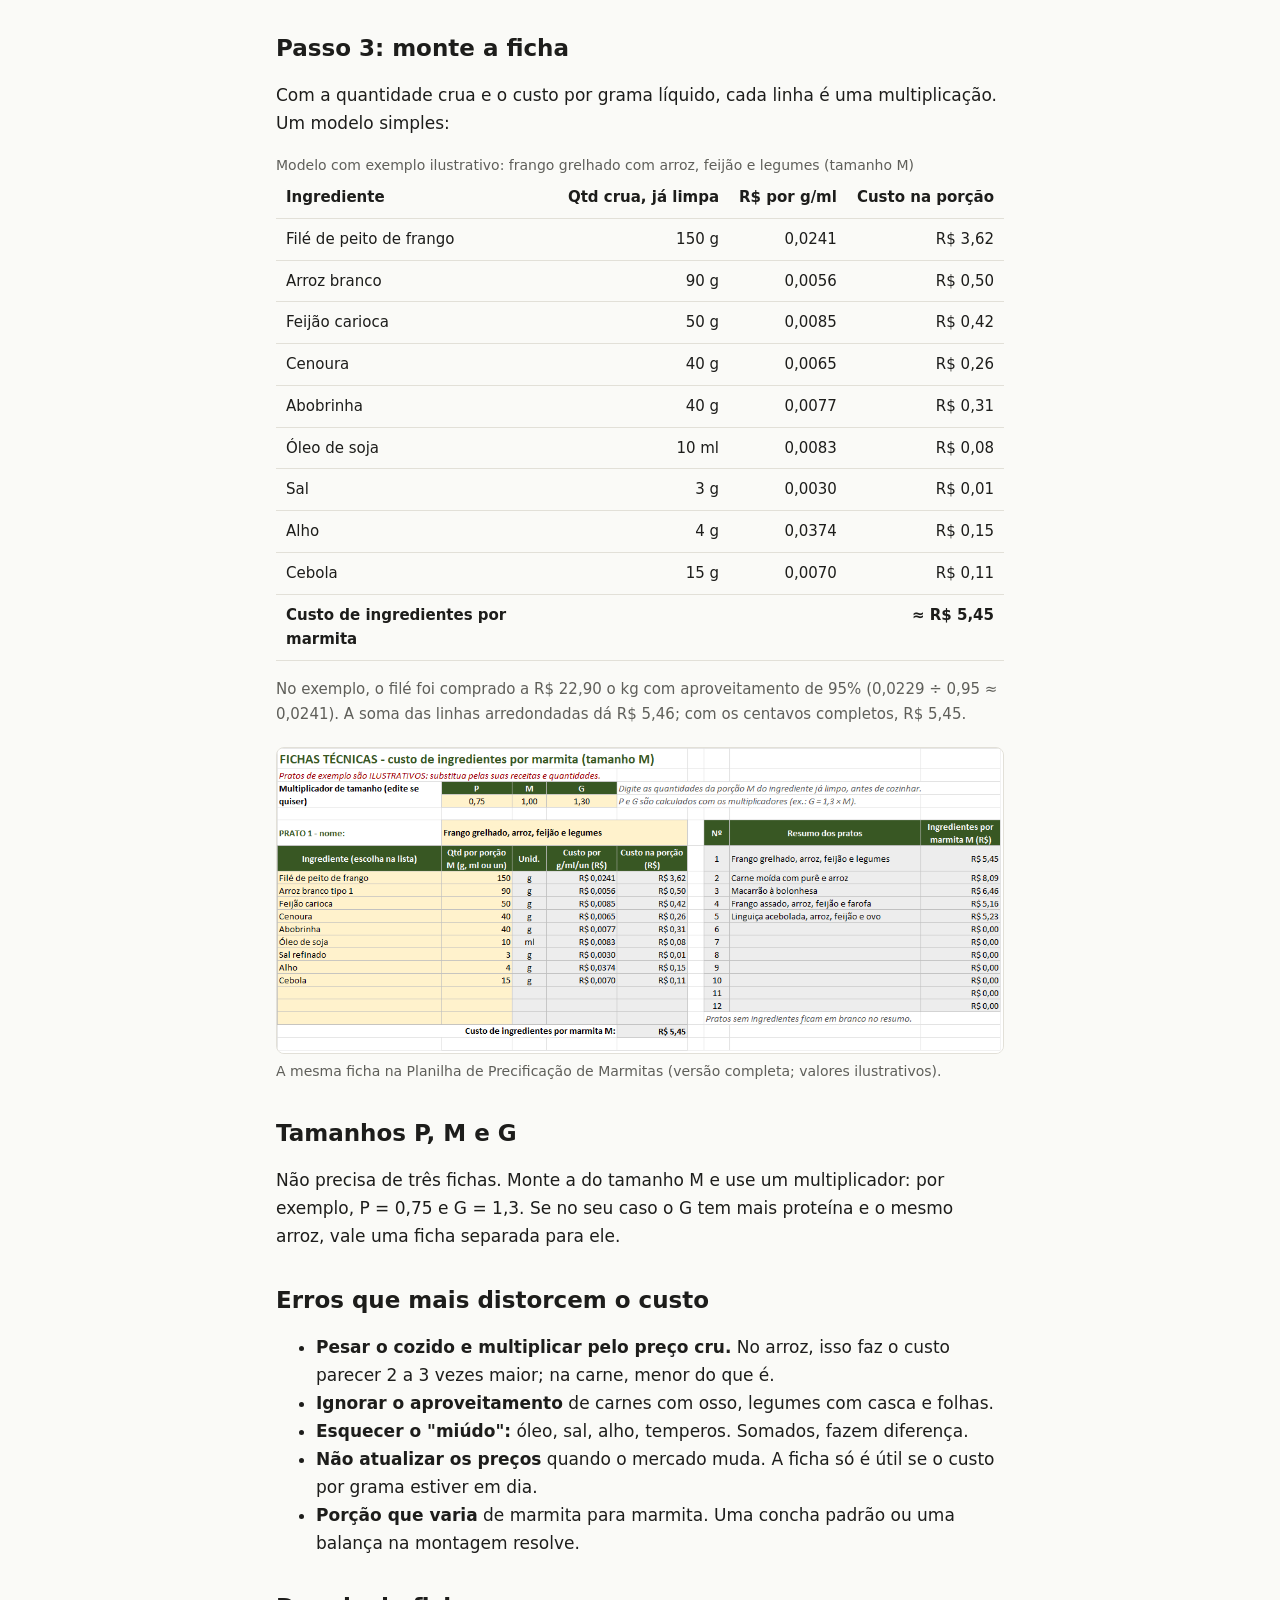
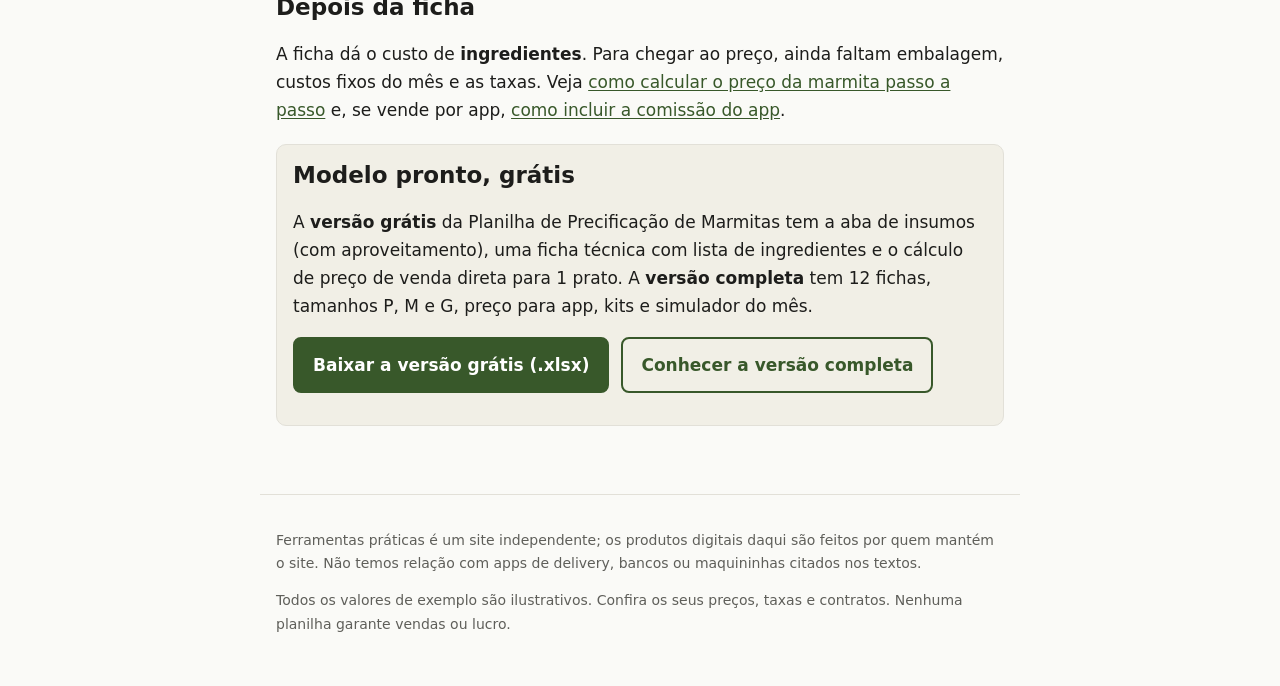
<file: artigos/ficha-tecnica-marmitex/index.html>
<!doctype html>
<html lang="pt-BR">
<head>
<meta charset="utf-8">
<meta name="viewport" content="width=device-width, initial-scale=1">
<title>Ficha técnica de marmitex: modelo para calcular o custo por porção</title>
<meta name="description" content="Como montar a ficha técnica da marmitex: peso bruto e líquido, fator de aproveitamento (correção), fator de cocção e custo por porção. Modelo, exemplo e planilha grátis.">
<link rel="canonical" href="https://jarvisdasilveira-cmd.github.io/loja/artigos/ficha-tecnica-marmitex/">
<meta property="og:type" content="article">
<meta property="og:locale" content="pt_BR">
<meta property="og:site_name" content="Ferramentas práticas">
<meta property="og:title" content="Ficha técnica de marmitex: modelo para calcular o custo por porção">
<meta property="og:description" content="Peso bruto e líquido, fator de aproveitamento, fator de cocção e custo por porção, com exemplo.">
<meta property="og:url" content="https://jarvisdasilveira-cmd.github.io/loja/artigos/ficha-tecnica-marmitex/">
<meta property="og:image" content="https://jarvisdasilveira-cmd.github.io/loja/img/capa.png">
<meta name="twitter:card" content="summary_large_image">
<link rel="stylesheet" href="../../assets/estilo.css">
<script type="application/ld+json">
{"@context":"https://schema.org","@type":"Article","headline":"Ficha técnica de marmitex: modelo para calcular o custo por porção","description":"Peso bruto e líquido, fator de aproveitamento, fator de cocção e custo por porção, com exemplo ilustrativo.","image":"https://jarvisdasilveira-cmd.github.io/loja/img/capa.png","datePublished":"2026-10-12","dateModified":"2026-10-12","inLanguage":"pt-BR","author":{"@type":"Organization","name":"Ferramentas práticas","url":"https://jarvisdasilveira-cmd.github.io/loja/"},"publisher":{"@type":"Organization","name":"Ferramentas práticas","url":"https://jarvisdasilveira-cmd.github.io/loja/"},"mainEntityOfPage":"https://jarvisdasilveira-cmd.github.io/loja/artigos/ficha-tecnica-marmitex/"}
</script>
</head>
<body>
<header class="topo">
  <a class="marca" href="../../">Ferramentas práticas</a>
  <nav><a href="../../planilha-precificacao-marmitas/">Planilha de marmitas</a><a href="../../#artigos">Artigos</a></nav>
</header>
<main>
<article>
  <h1>Ficha técnica de marmitex: modelo para calcular o custo por porção</h1>
  <p class="lead">A ficha técnica é a "receita com preço": diz quanto de cada ingrediente vai em uma marmita e quanto isso custa. Sem ela, todo cálculo de preço é chute. Com ela, você sabe o custo de cada prato e percebe na hora quando um aumento no mercado come a sua margem.</p>

  <div class="aviso">Os preços, rendimentos e perdas deste texto são <strong>ilustrativos</strong>. Rendimento e perda variam com o fornecedor, o corte, a panela e o ponto de cozimento: <strong>pese os seus</strong>.</div>

  <h2>Os quatro conceitos que você precisa</h2>
  <ul>
    <li><strong>Peso bruto:</strong> como você compra (frango com osso e pele, cenoura com casca).</li>
    <li><strong>Peso líquido:</strong> o que sobra depois de limpar, descascar, desossar.</li>
    <li><strong>Aproveitamento</strong> = peso líquido ÷ peso bruto. O inverso disso é o <strong>fator de correção</strong> (peso bruto ÷ peso líquido), nome comum em cozinha profissional.</li>
    <li><strong>Fator de cocção</strong> = peso cozido ÷ peso cru (já limpo). Arroz e macarrão ganham peso ao cozinhar; carnes costumam perder.</li>
  </ul>

  <h2>Passo 1: custo por grama aproveitável</h2>
  <p>Divida o preço pela quantidade comprada e depois pelo aproveitamento:</p>
  <p><span class="formula">custo por g líquido = (preço ÷ gramas compradas) ÷ aproveitamento</span></p>
  <p>Exemplo ilustrativo: coxa e sobrecoxa a R$ 13,90 o kg. Você limpa 1 kg e sobram 700 g aproveitáveis (aproveitamento de 70%, fator de correção de cerca de 1,43).</p>
  <ul>
    <li>Sem considerar a perda: R$ 13,90 ÷ 1.000 g = R$ 0,0139 por grama.</li>
    <li>Considerando a perda: R$ 0,0139 ÷ 0,70 ≈ <strong>R$ 0,0199 por grama</strong>.</li>
  </ul>
  <p>Diferença de mais de 40% no custo da proteína. Em 150 g por marmita, são cerca de R$ 2,09 contra R$ 2,98. Quem calcula pelo preço bruto acha que a marmita custa quase R$ 1 a menos do que custa de verdade.</p>

  <h2>Passo 2: da porção servida para a quantidade crua</h2>
  <p>Você serve arroz cozido, mas compra arroz cru. Para calcular o custo, a ficha precisa da quantidade <strong>crua (já limpa)</strong>. Use o fator de cocção:</p>
  <p><span class="formula">quantidade crua = porção servida ÷ fator de cocção</span></p>
  <ul>
    <li><strong>Arroz:</strong> se 1 kg de arroz cru rende 2,5 kg cozido (fator 2,5, ilustrativo) e você serve 225 g cozidos, a quantidade crua é 225 ÷ 2,5 = <strong>90 g</strong>.</li>
    <li><strong>Frango grelhado:</strong> se 1 kg de filé limpo vira 700 g grelhado (fator 0,70, ilustrativo) e você quer 105 g grelhados na marmita, a quantidade crua é 105 ÷ 0,70 = <strong>150 g</strong>.</li>
  </ul>
  <h3>O jeito mais confiável: pesar a panelada</h3>
  <p>Em vez de pesar uma porção, pese o lote inteiro. Exemplo ilustrativo: 2 kg de arroz cru renderam 5 kg cozidos; você serve 200 g por marmita; então a panela rende 25 marmitas e cada uma leva 2.000 ÷ 25 = 80 g de arroz cru. Faça isso duas ou três vezes e use a média.</p>

  <h2>Passo 3: monte a ficha</h2>
  <p>Com a quantidade crua e o custo por grama líquido, cada linha é uma multiplicação. Um modelo simples:</p>
  <div class="tabela">
    <table>
      <caption class="muted" style="text-align:left;font-size:14px">Modelo com exemplo ilustrativo: frango grelhado com arroz, feijão e legumes (tamanho M)</caption>
      <thead><tr><th>Ingrediente</th><th class="num">Qtd crua, já limpa</th><th class="num">R$ por g/ml</th><th class="num">Custo na porção</th></tr></thead>
      <tbody>
        <tr><td>Filé de peito de frango</td><td class="num">150 g</td><td class="num">0,0241</td><td class="num">R$ 3,62</td></tr>
        <tr><td>Arroz branco</td><td class="num">90 g</td><td class="num">0,0056</td><td class="num">R$ 0,50</td></tr>
        <tr><td>Feijão carioca</td><td class="num">50 g</td><td class="num">0,0085</td><td class="num">R$ 0,42</td></tr>
        <tr><td>Cenoura</td><td class="num">40 g</td><td class="num">0,0065</td><td class="num">R$ 0,26</td></tr>
        <tr><td>Abobrinha</td><td class="num">40 g</td><td class="num">0,0077</td><td class="num">R$ 0,31</td></tr>
        <tr><td>Óleo de soja</td><td class="num">10 ml</td><td class="num">0,0083</td><td class="num">R$ 0,08</td></tr>
        <tr><td>Sal</td><td class="num">3 g</td><td class="num">0,0030</td><td class="num">R$ 0,01</td></tr>
        <tr><td>Alho</td><td class="num">4 g</td><td class="num">0,0374</td><td class="num">R$ 0,15</td></tr>
        <tr><td>Cebola</td><td class="num">15 g</td><td class="num">0,0070</td><td class="num">R$ 0,11</td></tr>
        <tr><th>Custo de ingredientes por marmita</th><td></td><td></td><th class="num">≈ R$ 5,45</th></tr>
      </tbody>
    </table>
  </div>
  <p class="muted" style="font-size:15px">No exemplo, o filé foi comprado a R$ 22,90 o kg com aproveitamento de 95% (0,0229 ÷ 0,95 ≈ 0,0241). A soma das linhas arredondadas dá R$ 5,46; com os centavos completos, R$ 5,45.</p>

  <figure>
    <img src="../../img/print-02-ficha-tecnica.png" width="1135" height="477" loading="lazy" alt="Aba FICHAS TÉCNICAS da planilha com o prato de exemplo e o resumo de custo por prato">
    <figcaption>A mesma ficha na Planilha de Precificação de Marmitas (versão completa; valores ilustrativos).</figcaption>
  </figure>

  <h2>Tamanhos P, M e G</h2>
  <p>Não precisa de três fichas. Monte a do tamanho M e use um multiplicador: por exemplo, P = 0,75 e G = 1,3. Se no seu caso o G tem mais proteína e o mesmo arroz, vale uma ficha separada para ele.</p>

  <h2>Erros que mais distorcem o custo</h2>
  <ul>
    <li><strong>Pesar o cozido e multiplicar pelo preço cru.</strong> No arroz, isso faz o custo parecer 2 a 3 vezes maior; na carne, menor do que é.</li>
    <li><strong>Ignorar o aproveitamento</strong> de carnes com osso, legumes com casca e folhas.</li>
    <li><strong>Esquecer o "miúdo":</strong> óleo, sal, alho, temperos. Somados, fazem diferença.</li>
    <li><strong>Não atualizar os preços</strong> quando o mercado muda. A ficha só é útil se o custo por grama estiver em dia.</li>
    <li><strong>Porção que varia</strong> de marmita para marmita. Uma concha padrão ou uma balança na montagem resolve.</li>
  </ul>

  <h2>Depois da ficha</h2>
  <p>A ficha dá o custo de <strong>ingredientes</strong>. Para chegar ao preço, ainda faltam embalagem, custos fixos do mês e as taxas. Veja <a href="../como-calcular-preco-de-marmita/">como calcular o preço da marmita passo a passo</a> e, se vende por app, <a href="../preco-marmita-ifood-taxa-app/">como incluir a comissão do app</a>.</p>

  <div class="caixa">
    <h2 style="margin-top:0">Modelo pronto, grátis</h2>
    <p>A <strong>versão grátis</strong> da Planilha de Precificação de Marmitas tem a aba de insumos (com aproveitamento), uma ficha técnica com lista de ingredientes e o cálculo de preço de venda direta para 1 prato. A <strong>versão completa</strong> tem 12 fichas, tamanhos P, M e G, preço para app, kits e simulador do mês.</p>
    <div class="botoes">
      <a class="btn btn-principal" href="https://github.com/jarvisdasilveira-cmd/loja/releases/download/gratis-marmitas-v1/planilha-precificacao-marmitas-gratis.xlsx">Baixar a versão grátis (.xlsx)</a>
      <a class="btn btn-secundario" href="../../planilha-precificacao-marmitas/#completa">Conhecer a versão completa</a>
    </div>
  </div>
</article>
</main>
<footer class="rodape">
  <p>Ferramentas práticas é um site independente; os produtos digitais daqui são feitos por quem mantém o site. Não temos relação com apps de delivery, bancos ou maquininhas citados nos textos.</p>
  <p>Todos os valores de exemplo são ilustrativos. Confira os seus preços, taxas e contratos. Nenhuma planilha garante vendas ou lucro.</p>
</footer>
</body>
</html>
</file>
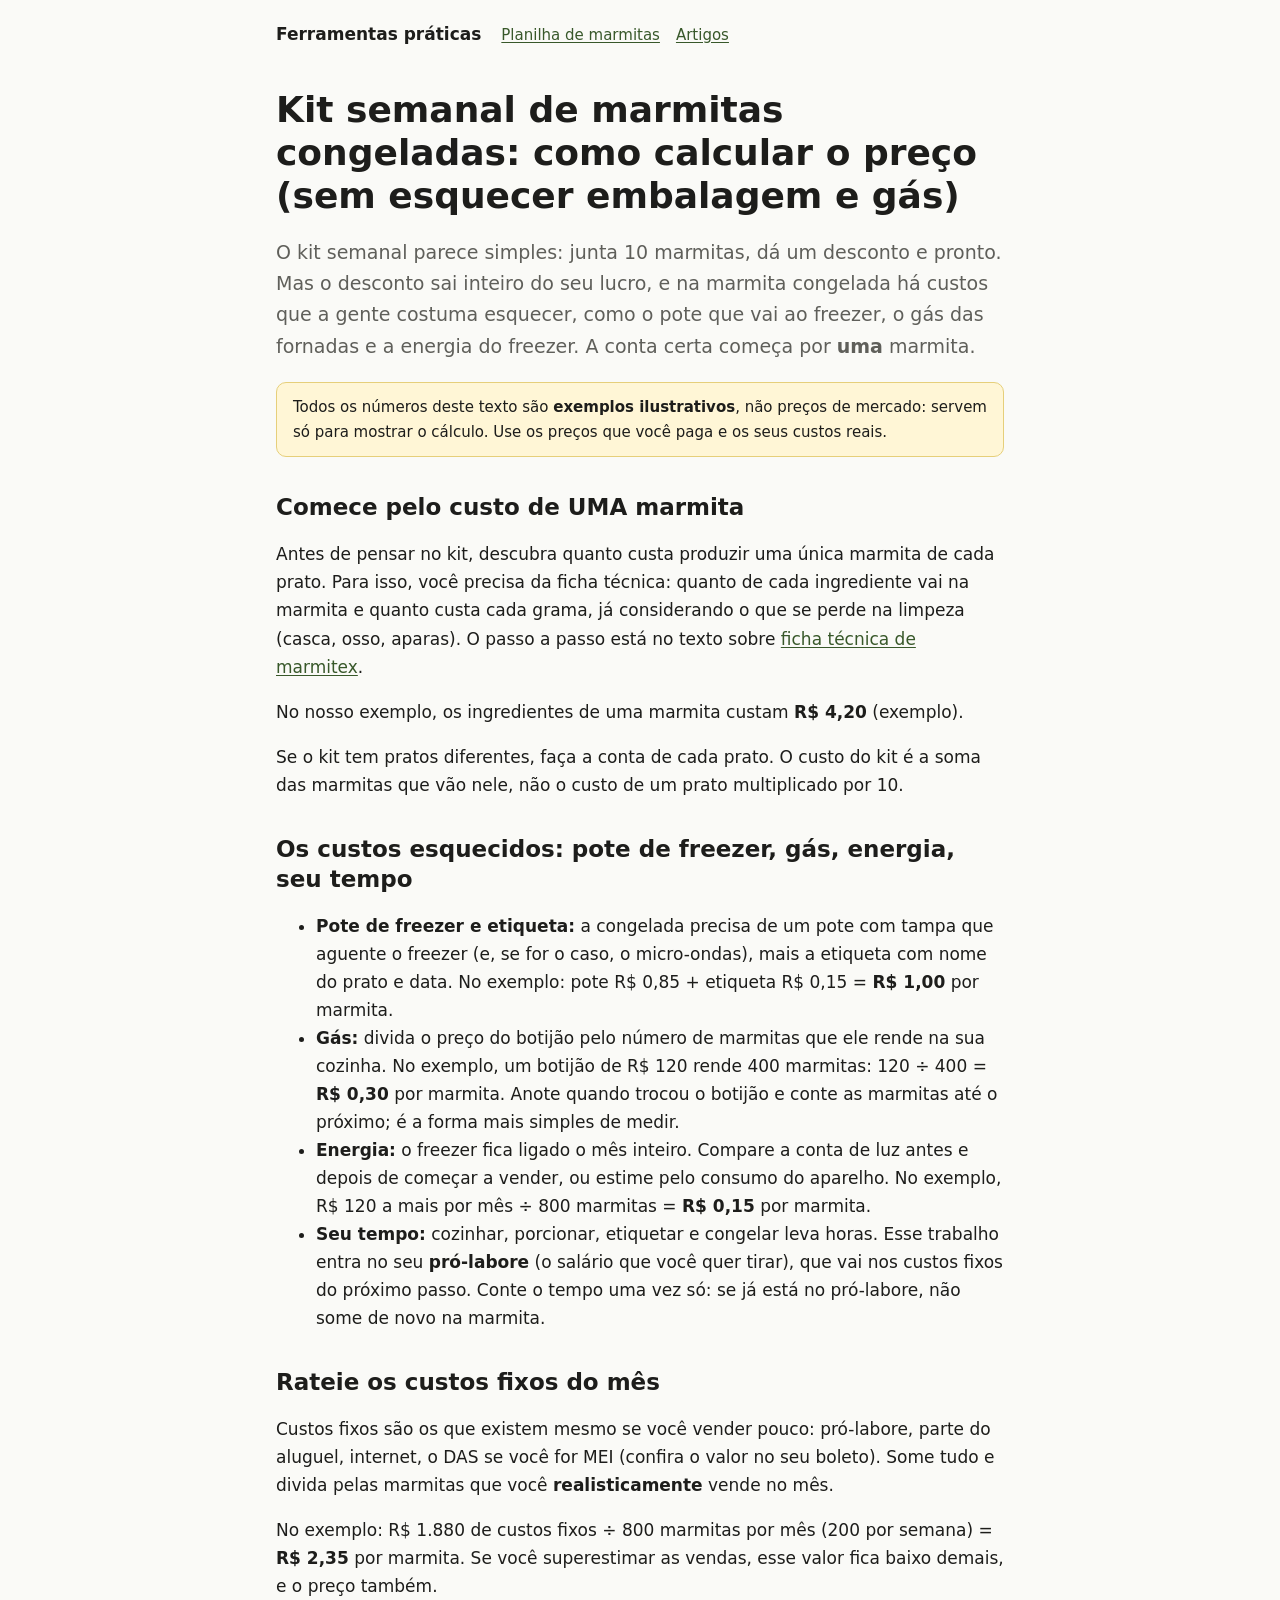
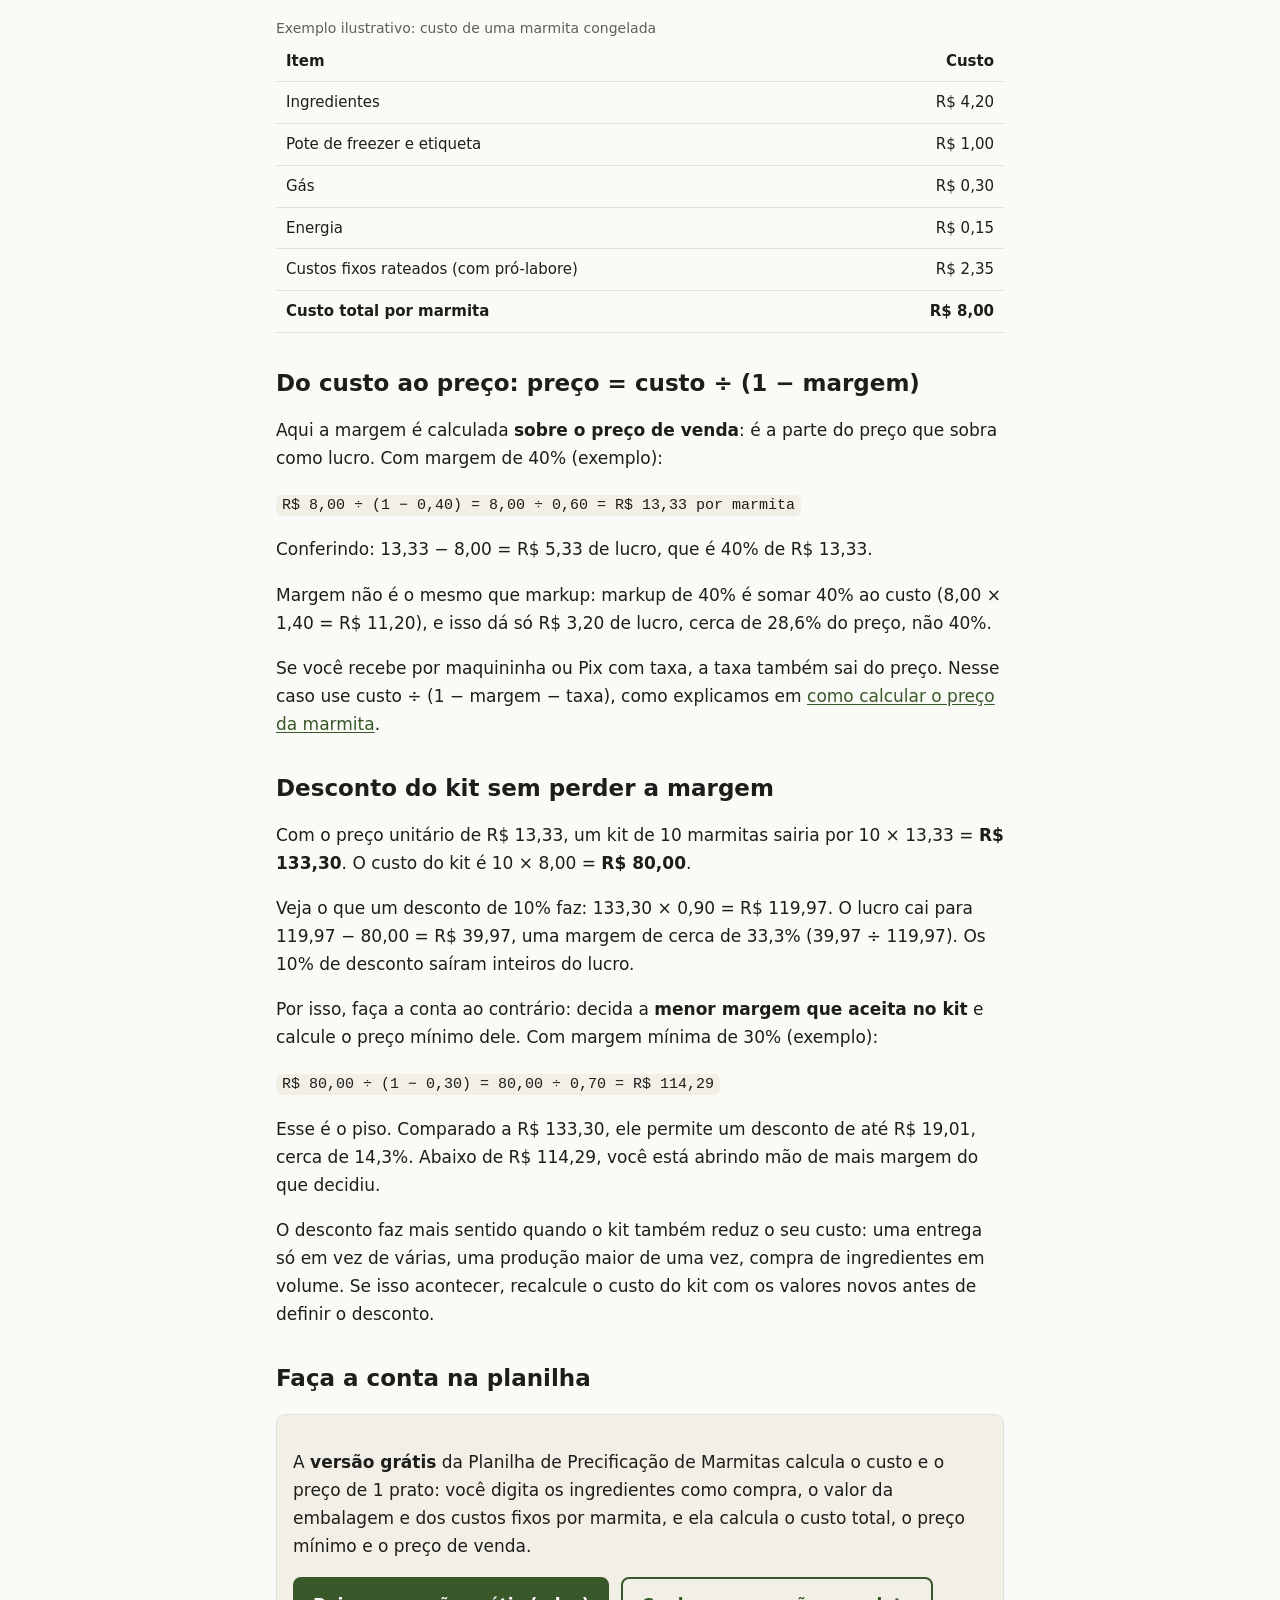
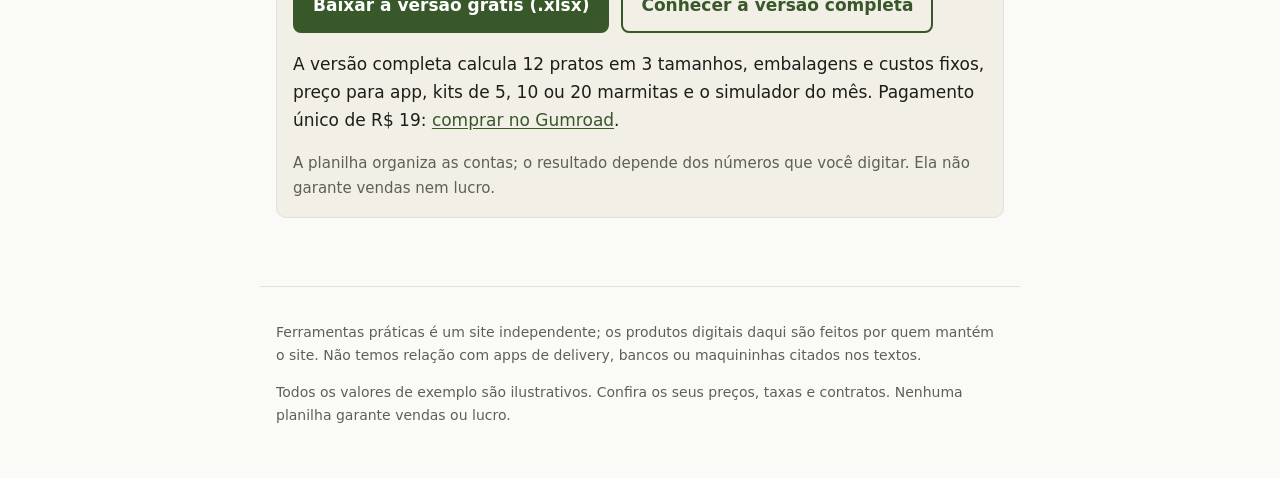
<file: artigos/preco-kit-marmitas-congeladas/index.html>
<!doctype html>
<html lang="pt-BR">
<head>
<meta charset="utf-8">
<meta name="viewport" content="width=device-width, initial-scale=1">
<title>Kit semanal de marmitas congeladas: como calcular o preço (sem esquecer embalagem e gás)</title>
<meta name="description" content="Como calcular o preço do kit semanal de marmitas congeladas: custo de uma marmita, pote de freezer, gás, energia, custos fixos, margem sobre o preço e desconto do kit. Exemplo calculado.">
<link rel="canonical" href="https://jarvisdasilveira-cmd.github.io/loja/artigos/preco-kit-marmitas-congeladas/">
<meta property="og:type" content="article">
<meta property="og:locale" content="pt_BR">
<meta property="og:site_name" content="Ferramentas práticas">
<meta property="og:title" content="Kit semanal de marmitas congeladas: como calcular o preço">
<meta property="og:description" content="Custo de uma marmita, pote de freezer, gás, energia, custos fixos, margem e desconto do kit, com exemplo calculado.">
<meta property="og:url" content="https://jarvisdasilveira-cmd.github.io/loja/artigos/preco-kit-marmitas-congeladas/">
<meta property="og:image" content="https://jarvisdasilveira-cmd.github.io/loja/img/capa.png">
<meta name="twitter:card" content="summary_large_image">
<link rel="stylesheet" href="../../assets/estilo.css">
<script type="application/ld+json">
{"@context":"https://schema.org","@type":"Article","headline":"Kit semanal de marmitas congeladas: como calcular o preço (sem esquecer embalagem e gás)","description":"Custo de uma marmita, pote de freezer, gás, energia, custos fixos, margem sobre o preço e desconto do kit, com exemplo ilustrativo calculado.","image":"https://jarvisdasilveira-cmd.github.io/loja/img/capa.png","datePublished":"2026-10-13","dateModified":"2026-10-13","inLanguage":"pt-BR","author":{"@type":"Organization","name":"Ferramentas práticas","url":"https://jarvisdasilveira-cmd.github.io/loja/"},"publisher":{"@type":"Organization","name":"Ferramentas práticas","url":"https://jarvisdasilveira-cmd.github.io/loja/"},"mainEntityOfPage":"https://jarvisdasilveira-cmd.github.io/loja/artigos/preco-kit-marmitas-congeladas/"}
</script>
</head>
<body>
<header class="topo">
  <a class="marca" href="../../">Ferramentas práticas</a>
  <nav><a href="../../planilha-precificacao-marmitas/">Planilha de marmitas</a><a href="../../#artigos">Artigos</a></nav>
</header>
<main>
<article>
  <h1>Kit semanal de marmitas congeladas: como calcular o preço (sem esquecer embalagem e gás)</h1>
  <p class="lead">O kit semanal parece simples: junta 10 marmitas, dá um desconto e pronto. Mas o desconto sai inteiro do seu lucro, e na marmita congelada há custos que a gente costuma esquecer, como o pote que vai ao freezer, o gás das fornadas e a energia do freezer. A conta certa começa por <strong>uma</strong> marmita.</p>

  <div class="aviso">Todos os números deste texto são <strong>exemplos ilustrativos</strong>, não preços de mercado: servem só para mostrar o cálculo. Use os preços que você paga e os seus custos reais.</div>

  <h2>Comece pelo custo de UMA marmita</h2>
  <p>Antes de pensar no kit, descubra quanto custa produzir uma única marmita de cada prato. Para isso, você precisa da ficha técnica: quanto de cada ingrediente vai na marmita e quanto custa cada grama, já considerando o que se perde na limpeza (casca, osso, aparas). O passo a passo está no texto sobre <a href="../ficha-tecnica-marmitex/">ficha técnica de marmitex</a>.</p>
  <p>No nosso exemplo, os ingredientes de uma marmita custam <strong>R$ 4,20</strong> (exemplo).</p>
  <p>Se o kit tem pratos diferentes, faça a conta de cada prato. O custo do kit é a soma das marmitas que vão nele, não o custo de um prato multiplicado por 10.</p>

  <h2>Os custos esquecidos: pote de freezer, gás, energia, seu tempo</h2>
  <ul>
    <li><strong>Pote de freezer e etiqueta:</strong> a congelada precisa de um pote com tampa que aguente o freezer (e, se for o caso, o micro-ondas), mais a etiqueta com nome do prato e data. No exemplo: pote R$ 0,85 + etiqueta R$ 0,15 = <strong>R$ 1,00</strong> por marmita.</li>
    <li><strong>Gás:</strong> divida o preço do botijão pelo número de marmitas que ele rende na sua cozinha. No exemplo, um botijão de R$ 120 rende 400 marmitas: 120 ÷ 400 = <strong>R$ 0,30</strong> por marmita. Anote quando trocou o botijão e conte as marmitas até o próximo; é a forma mais simples de medir.</li>
    <li><strong>Energia:</strong> o freezer fica ligado o mês inteiro. Compare a conta de luz antes e depois de começar a vender, ou estime pelo consumo do aparelho. No exemplo, R$ 120 a mais por mês ÷ 800 marmitas = <strong>R$ 0,15</strong> por marmita.</li>
    <li><strong>Seu tempo:</strong> cozinhar, porcionar, etiquetar e congelar leva horas. Esse trabalho entra no seu <strong>pró-labore</strong> (o salário que você quer tirar), que vai nos custos fixos do próximo passo. Conte o tempo uma vez só: se já está no pró-labore, não some de novo na marmita.</li>
  </ul>

  <h2>Rateie os custos fixos do mês</h2>
  <p>Custos fixos são os que existem mesmo se você vender pouco: pró-labore, parte do aluguel, internet, o DAS se você for MEI (confira o valor no seu boleto). Some tudo e divida pelas marmitas que você <strong>realisticamente</strong> vende no mês.</p>
  <p>No exemplo: R$ 1.880 de custos fixos ÷ 800 marmitas por mês (200 por semana) = <strong>R$ 2,35</strong> por marmita. Se você superestimar as vendas, esse valor fica baixo demais, e o preço também.</p>
  <div class="tabela">
    <table>
      <caption class="muted" style="text-align:left;font-size:14px">Exemplo ilustrativo: custo de uma marmita congelada</caption>
      <thead><tr><th>Item</th><th class="num">Custo</th></tr></thead>
      <tbody>
        <tr><td>Ingredientes</td><td class="num">R$ 4,20</td></tr>
        <tr><td>Pote de freezer e etiqueta</td><td class="num">R$ 1,00</td></tr>
        <tr><td>Gás</td><td class="num">R$ 0,30</td></tr>
        <tr><td>Energia</td><td class="num">R$ 0,15</td></tr>
        <tr><td>Custos fixos rateados (com pró-labore)</td><td class="num">R$ 2,35</td></tr>
        <tr><th>Custo total por marmita</th><th class="num">R$ 8,00</th></tr>
      </tbody>
    </table>
  </div>

  <h2>Do custo ao preço: preço = custo ÷ (1 − margem)</h2>
  <p>Aqui a margem é calculada <strong>sobre o preço de venda</strong>: é a parte do preço que sobra como lucro. Com margem de 40% (exemplo):</p>
  <p><span class="formula">R$ 8,00 ÷ (1 − 0,40) = 8,00 ÷ 0,60 = R$ 13,33 por marmita</span></p>
  <p>Conferindo: 13,33 − 8,00 = R$ 5,33 de lucro, que é 40% de R$ 13,33.</p>
  <p>Margem não é o mesmo que markup: markup de 40% é somar 40% ao custo (8,00 × 1,40 = R$ 11,20), e isso dá só R$ 3,20 de lucro, cerca de 28,6% do preço, não 40%.</p>
  <p>Se você recebe por maquininha ou Pix com taxa, a taxa também sai do preço. Nesse caso use custo ÷ (1 − margem − taxa), como explicamos em <a href="../como-calcular-preco-de-marmita/">como calcular o preço da marmita</a>.</p>

  <h2>Desconto do kit sem perder a margem</h2>
  <p>Com o preço unitário de R$ 13,33, um kit de 10 marmitas sairia por 10 × 13,33 = <strong>R$ 133,30</strong>. O custo do kit é 10 × 8,00 = <strong>R$ 80,00</strong>.</p>
  <p>Veja o que um desconto de 10% faz: 133,30 × 0,90 = R$ 119,97. O lucro cai para 119,97 − 80,00 = R$ 39,97, uma margem de cerca de 33,3% (39,97 ÷ 119,97). Os 10% de desconto saíram inteiros do lucro.</p>
  <p>Por isso, faça a conta ao contrário: decida a <strong>menor margem que aceita no kit</strong> e calcule o preço mínimo dele. Com margem mínima de 30% (exemplo):</p>
  <p><span class="formula">R$ 80,00 ÷ (1 − 0,30) = 80,00 ÷ 0,70 = R$ 114,29</span></p>
  <p>Esse é o piso. Comparado a R$ 133,30, ele permite um desconto de até R$ 19,01, cerca de 14,3%. Abaixo de R$ 114,29, você está abrindo mão de mais margem do que decidiu.</p>
  <p>O desconto faz mais sentido quando o kit também reduz o seu custo: uma entrega só em vez de várias, uma produção maior de uma vez, compra de ingredientes em volume. Se isso acontecer, recalcule o custo do kit com os valores novos antes de definir o desconto.</p>

  <h2>Faça a conta na planilha</h2>
  <div class="caixa">
    <p>A <strong>versão grátis</strong> da Planilha de Precificação de Marmitas calcula o custo e o preço de 1 prato: você digita os ingredientes como compra, o valor da embalagem e dos custos fixos por marmita, e ela calcula o custo total, o preço mínimo e o preço de venda.</p>
    <div class="botoes">
      <a class="btn btn-principal" href="https://github.com/jarvisdasilveira-cmd/loja/releases/download/gratis-marmitas-v1/planilha-precificacao-marmitas-gratis.xlsx">Baixar a versão grátis (.xlsx)</a>
      <a class="btn btn-secundario" href="https://jarvisdasilveira-cmd.github.io/loja/planilha-precificacao-marmitas/">Conhecer a versão completa</a>
    </div>
    <p>A versão completa calcula 12 pratos em 3 tamanhos, embalagens e custos fixos, preço para app, kits de 5, 10 ou 20 marmitas e o simulador do mês. Pagamento único de R$ 19: <a href="https://dasilveira7.gumroad.com/l/planilha-precificacao-marmitas">comprar no Gumroad</a>.</p>
    <p class="muted" style="font-size:15px;margin-bottom:0">A planilha organiza as contas; o resultado depende dos números que você digitar. Ela não garante vendas nem lucro.</p>
  </div>
</article>
</main>
<footer class="rodape">
  <p>Ferramentas práticas é um site independente; os produtos digitais daqui são feitos por quem mantém o site. Não temos relação com apps de delivery, bancos ou maquininhas citados nos textos.</p>
  <p>Todos os valores de exemplo são ilustrativos. Confira os seus preços, taxas e contratos. Nenhuma planilha garante vendas ou lucro.</p>
</footer>
</body>
</html>
</file>
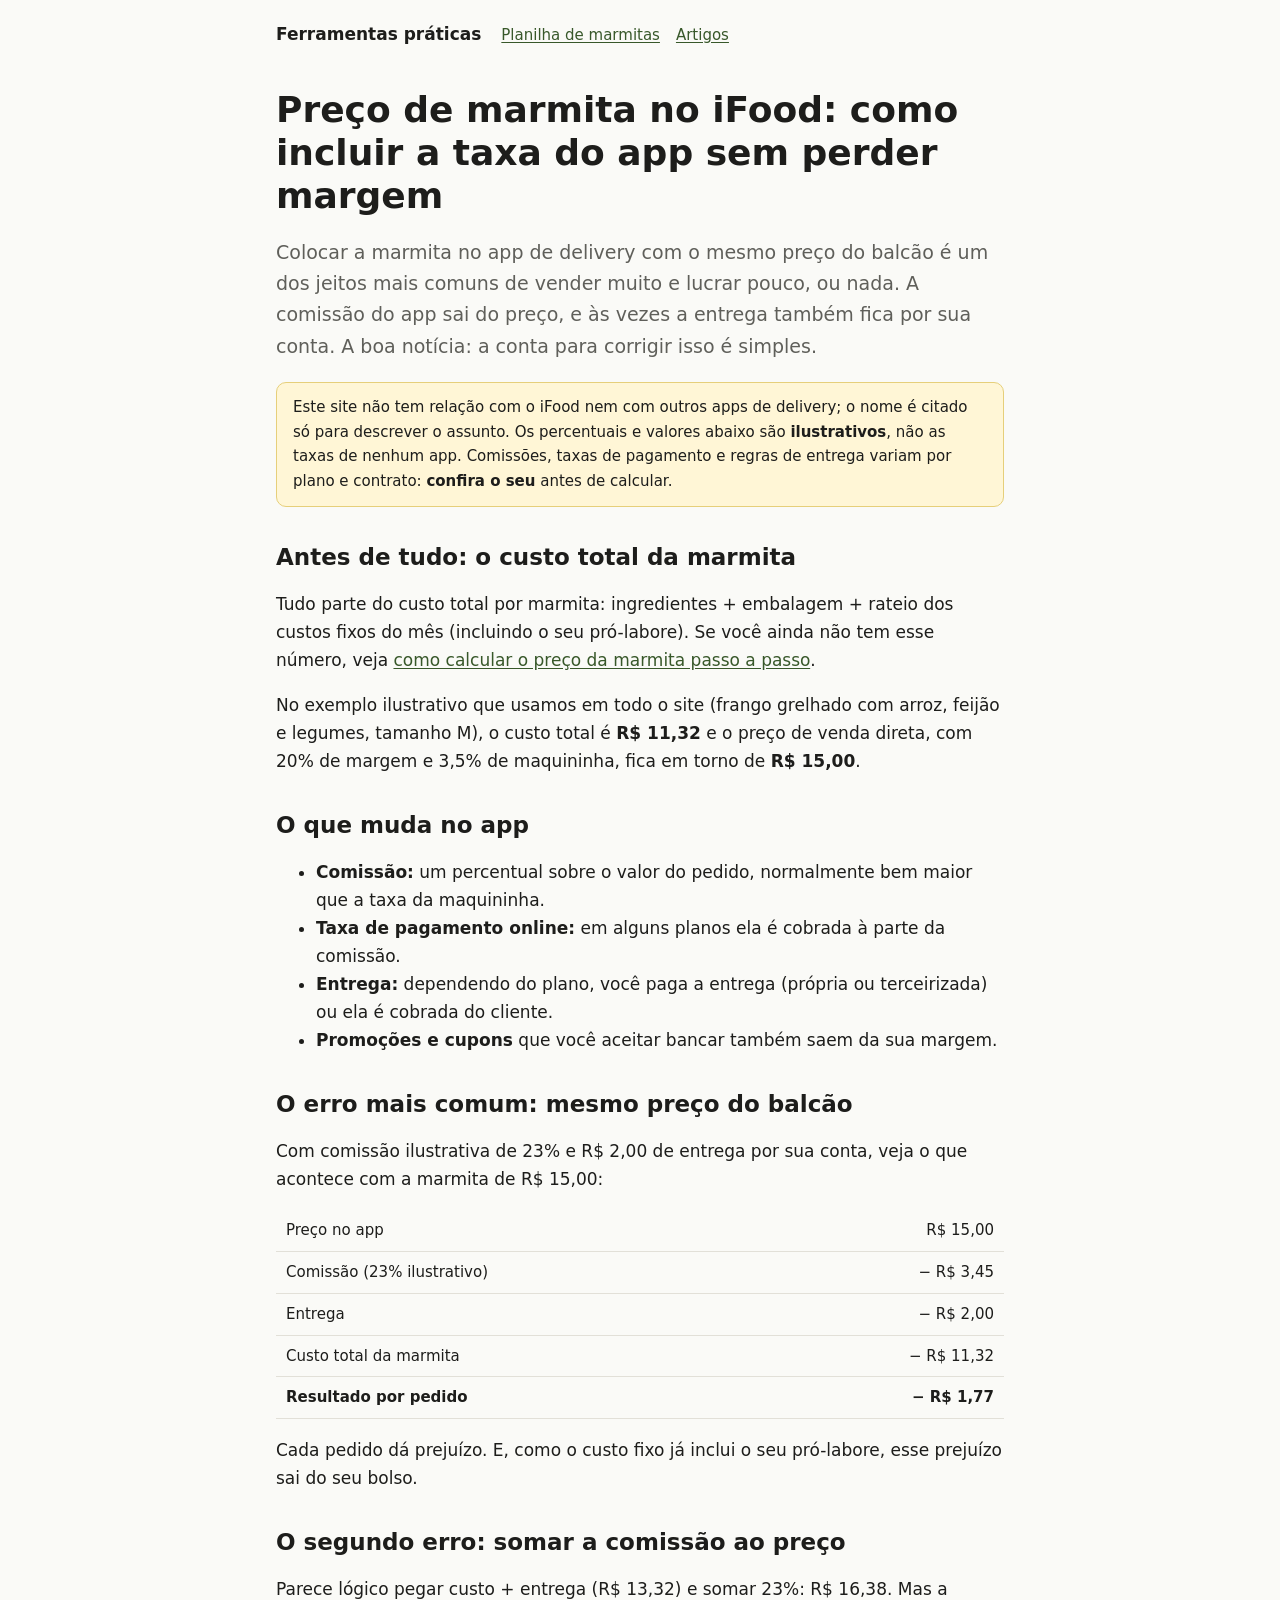
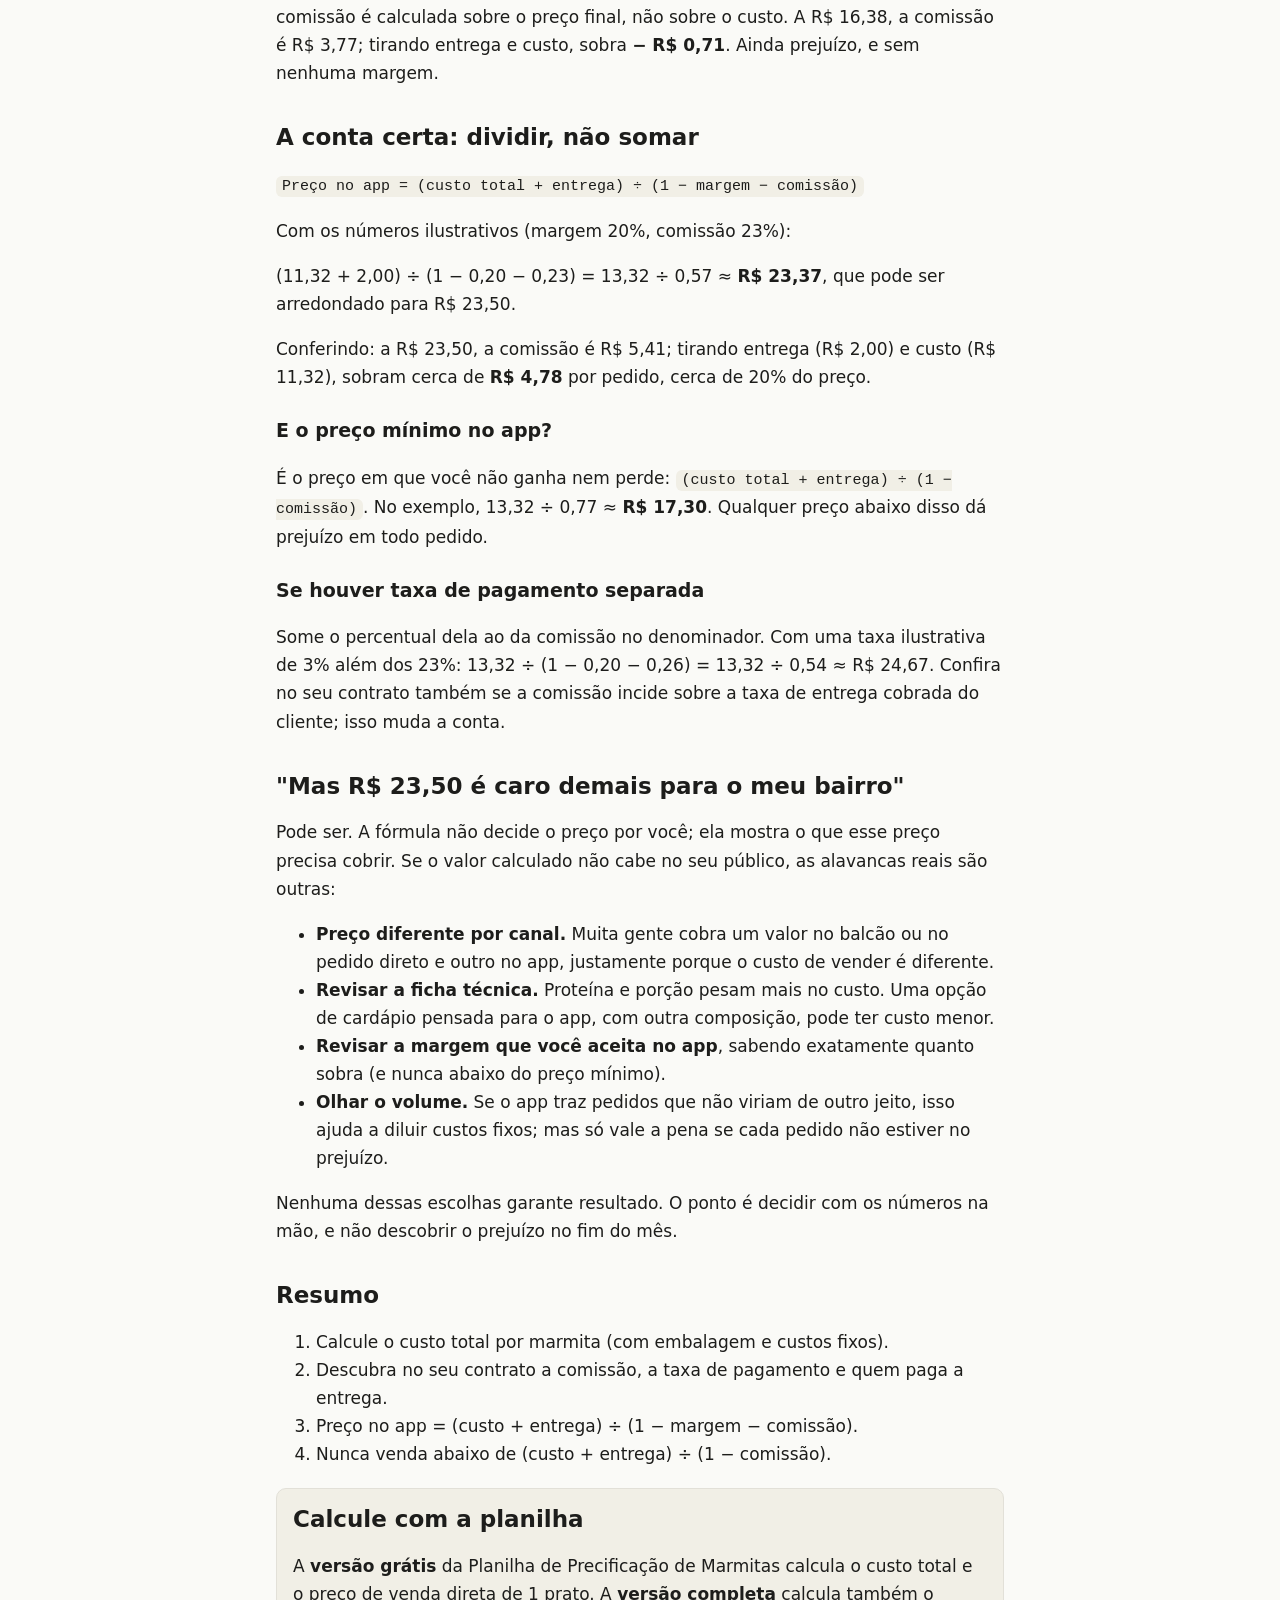
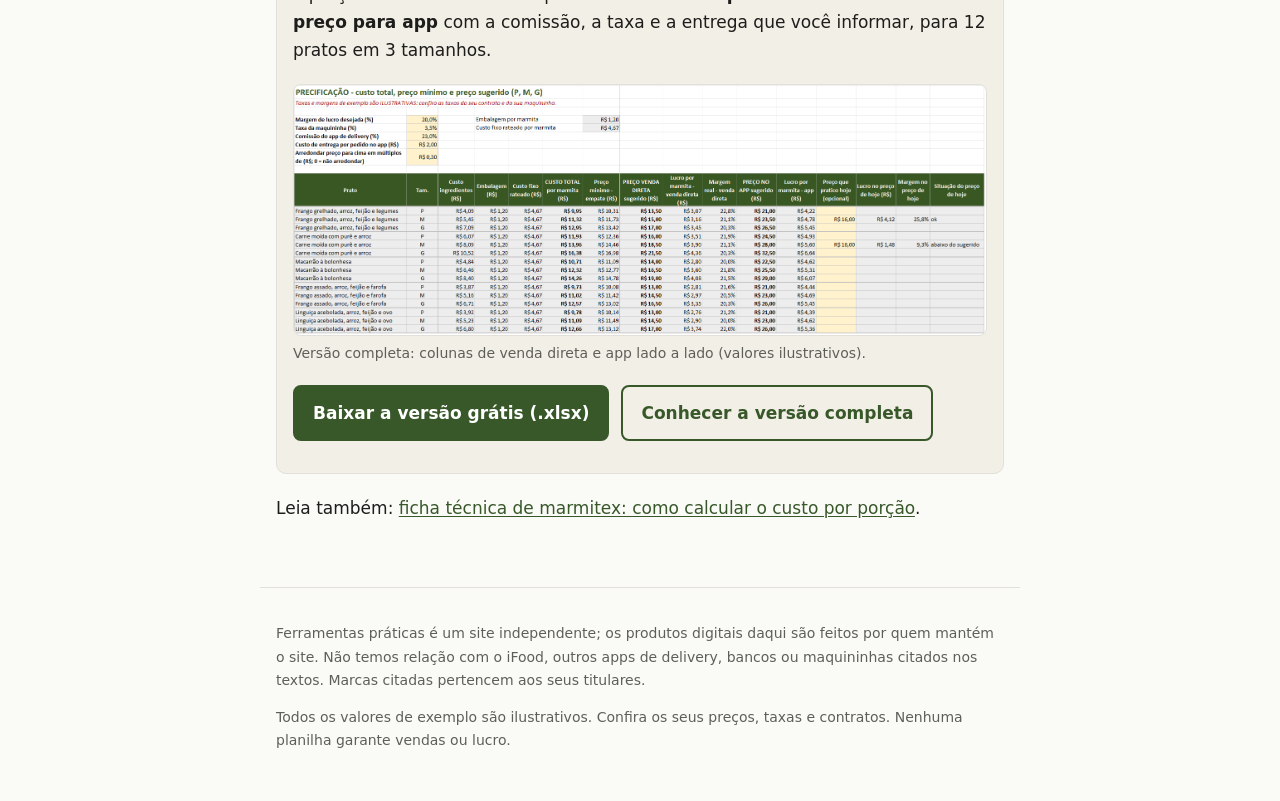
<file: artigos/preco-marmita-ifood-taxa-app/index.html>
<!doctype html>
<html lang="pt-BR">
<head>
<meta charset="utf-8">
<meta name="viewport" content="width=device-width, initial-scale=1">
<title>Preço de marmita no iFood: como incluir a taxa do app sem perder margem</title>
<meta name="description" content="Como calcular o preço da marmita para app de delivery (iFood e outros) incluindo comissão e entrega, com fórmula, exemplo ilustrativo e planilha grátis.">
<link rel="canonical" href="https://jarvisdasilveira-cmd.github.io/loja/artigos/preco-marmita-ifood-taxa-app/">
<meta property="og:type" content="article">
<meta property="og:locale" content="pt_BR">
<meta property="og:site_name" content="Ferramentas práticas">
<meta property="og:title" content="Preço de marmita no app de delivery: como incluir a comissão sem perder margem">
<meta property="og:description" content="Fórmula e exemplo ilustrativo para precificar marmita em app de delivery considerando comissão e entrega.">
<meta property="og:url" content="https://jarvisdasilveira-cmd.github.io/loja/artigos/preco-marmita-ifood-taxa-app/">
<meta property="og:image" content="https://jarvisdasilveira-cmd.github.io/loja/img/capa.png">
<meta name="twitter:card" content="summary_large_image">
<link rel="stylesheet" href="../../assets/estilo.css">
<script type="application/ld+json">
{"@context":"https://schema.org","@type":"Article","headline":"Preço de marmita no iFood: como incluir a taxa do app sem perder margem","description":"Como calcular o preço da marmita para app de delivery incluindo comissão e entrega, com exemplo ilustrativo.","image":"https://jarvisdasilveira-cmd.github.io/loja/img/capa.png","datePublished":"2026-10-12","dateModified":"2026-10-12","inLanguage":"pt-BR","author":{"@type":"Organization","name":"Ferramentas práticas","url":"https://jarvisdasilveira-cmd.github.io/loja/"},"publisher":{"@type":"Organization","name":"Ferramentas práticas","url":"https://jarvisdasilveira-cmd.github.io/loja/"},"mainEntityOfPage":"https://jarvisdasilveira-cmd.github.io/loja/artigos/preco-marmita-ifood-taxa-app/"}
</script>
</head>
<body>
<header class="topo">
  <a class="marca" href="../../">Ferramentas práticas</a>
  <nav><a href="../../planilha-precificacao-marmitas/">Planilha de marmitas</a><a href="../../#artigos">Artigos</a></nav>
</header>
<main>
<article>
  <h1>Preço de marmita no iFood: como incluir a taxa do app sem perder margem</h1>
  <p class="lead">Colocar a marmita no app de delivery com o mesmo preço do balcão é um dos jeitos mais comuns de vender muito e lucrar pouco, ou nada. A comissão do app sai do preço, e às vezes a entrega também fica por sua conta. A boa notícia: a conta para corrigir isso é simples.</p>

  <div class="aviso">Este site não tem relação com o iFood nem com outros apps de delivery; o nome é citado só para descrever o assunto. Os percentuais e valores abaixo são <strong>ilustrativos</strong>, não as taxas de nenhum app. Comissões, taxas de pagamento e regras de entrega variam por plano e contrato: <strong>confira o seu</strong> antes de calcular.</div>

  <h2>Antes de tudo: o custo total da marmita</h2>
  <p>Tudo parte do custo total por marmita: ingredientes + embalagem + rateio dos custos fixos do mês (incluindo o seu pró-labore). Se você ainda não tem esse número, veja <a href="../como-calcular-preco-de-marmita/">como calcular o preço da marmita passo a passo</a>.</p>
  <p>No exemplo ilustrativo que usamos em todo o site (frango grelhado com arroz, feijão e legumes, tamanho M), o custo total é <strong>R$ 11,32</strong> e o preço de venda direta, com 20% de margem e 3,5% de maquininha, fica em torno de <strong>R$ 15,00</strong>.</p>

  <h2>O que muda no app</h2>
  <ul>
    <li><strong>Comissão:</strong> um percentual sobre o valor do pedido, normalmente bem maior que a taxa da maquininha.</li>
    <li><strong>Taxa de pagamento online:</strong> em alguns planos ela é cobrada à parte da comissão.</li>
    <li><strong>Entrega:</strong> dependendo do plano, você paga a entrega (própria ou terceirizada) ou ela é cobrada do cliente.</li>
    <li><strong>Promoções e cupons</strong> que você aceitar bancar também saem da sua margem.</li>
  </ul>

  <h2>O erro mais comum: mesmo preço do balcão</h2>
  <p>Com comissão ilustrativa de 23% e R$ 2,00 de entrega por sua conta, veja o que acontece com a marmita de R$ 15,00:</p>
  <div class="tabela">
    <table>
      <tbody>
        <tr><td>Preço no app</td><td class="num">R$ 15,00</td></tr>
        <tr><td>Comissão (23% ilustrativo)</td><td class="num">− R$ 3,45</td></tr>
        <tr><td>Entrega</td><td class="num">− R$ 2,00</td></tr>
        <tr><td>Custo total da marmita</td><td class="num">− R$ 11,32</td></tr>
        <tr><th>Resultado por pedido</th><th class="num">− R$ 1,77</th></tr>
      </tbody>
    </table>
  </div>
  <p>Cada pedido dá prejuízo. E, como o custo fixo já inclui o seu pró-labore, esse prejuízo sai do seu bolso.</p>

  <h2>O segundo erro: somar a comissão ao preço</h2>
  <p>Parece lógico pegar custo + entrega (R$ 13,32) e somar 23%: R$ 16,38. Mas a comissão é calculada sobre o preço final, não sobre o custo. A R$ 16,38, a comissão é R$ 3,77; tirando entrega e custo, sobra <strong>− R$ 0,71</strong>. Ainda prejuízo, e sem nenhuma margem.</p>

  <h2>A conta certa: dividir, não somar</h2>
  <p><span class="formula">Preço no app = (custo total + entrega) ÷ (1 − margem − comissão)</span></p>
  <p>Com os números ilustrativos (margem 20%, comissão 23%):</p>
  <p>(11,32 + 2,00) ÷ (1 − 0,20 − 0,23) = 13,32 ÷ 0,57 ≈ <strong>R$ 23,37</strong>, que pode ser arredondado para R$ 23,50.</p>
  <p>Conferindo: a R$ 23,50, a comissão é R$ 5,41; tirando entrega (R$ 2,00) e custo (R$ 11,32), sobram cerca de <strong>R$ 4,78</strong> por pedido, cerca de 20% do preço.</p>
  <h3>E o preço mínimo no app?</h3>
  <p>É o preço em que você não ganha nem perde: <span class="formula">(custo total + entrega) ÷ (1 − comissão)</span>. No exemplo, 13,32 ÷ 0,77 ≈ <strong>R$ 17,30</strong>. Qualquer preço abaixo disso dá prejuízo em todo pedido.</p>
  <h3>Se houver taxa de pagamento separada</h3>
  <p>Some o percentual dela ao da comissão no denominador. Com uma taxa ilustrativa de 3% além dos 23%: 13,32 ÷ (1 − 0,20 − 0,26) = 13,32 ÷ 0,54 ≈ R$ 24,67. Confira no seu contrato também se a comissão incide sobre a taxa de entrega cobrada do cliente; isso muda a conta.</p>

  <h2>"Mas R$ 23,50 é caro demais para o meu bairro"</h2>
  <p>Pode ser. A fórmula não decide o preço por você; ela mostra o que esse preço precisa cobrir. Se o valor calculado não cabe no seu público, as alavancas reais são outras:</p>
  <ul>
    <li><strong>Preço diferente por canal.</strong> Muita gente cobra um valor no balcão ou no pedido direto e outro no app, justamente porque o custo de vender é diferente.</li>
    <li><strong>Revisar a ficha técnica.</strong> Proteína e porção pesam mais no custo. Uma opção de cardápio pensada para o app, com outra composição, pode ter custo menor.</li>
    <li><strong>Revisar a margem que você aceita no app</strong>, sabendo exatamente quanto sobra (e nunca abaixo do preço mínimo).</li>
    <li><strong>Olhar o volume.</strong> Se o app traz pedidos que não viriam de outro jeito, isso ajuda a diluir custos fixos; mas só vale a pena se cada pedido não estiver no prejuízo.</li>
  </ul>
  <p>Nenhuma dessas escolhas garante resultado. O ponto é decidir com os números na mão, e não descobrir o prejuízo no fim do mês.</p>

  <h2>Resumo</h2>
  <ol>
    <li>Calcule o custo total por marmita (com embalagem e custos fixos).</li>
    <li>Descubra no seu contrato a comissão, a taxa de pagamento e quem paga a entrega.</li>
    <li>Preço no app = (custo + entrega) ÷ (1 − margem − comissão).</li>
    <li>Nunca venda abaixo de (custo + entrega) ÷ (1 − comissão).</li>
  </ol>

  <div class="caixa">
    <h2 style="margin-top:0">Calcule com a planilha</h2>
    <p>A <strong>versão grátis</strong> da Planilha de Precificação de Marmitas calcula o custo total e o preço de venda direta de 1 prato. A <strong>versão completa</strong> calcula também o <strong>preço para app</strong> com a comissão, a taxa e a entrega que você informar, para 12 pratos em 3 tamanhos.</p>
    <figure>
      <img src="../../img/print-01-precificacao.png" width="1667" height="602" loading="lazy" alt="Aba PRECIFICAÇÃO da versão completa com colunas de preço de venda direta e preço no app">
      <figcaption>Versão completa: colunas de venda direta e app lado a lado (valores ilustrativos).</figcaption>
    </figure>
    <div class="botoes">
      <a class="btn btn-principal" href="https://github.com/jarvisdasilveira-cmd/loja/releases/download/gratis-marmitas-v1/planilha-precificacao-marmitas-gratis.xlsx">Baixar a versão grátis (.xlsx)</a>
      <a class="btn btn-secundario" href="../../planilha-precificacao-marmitas/#completa">Conhecer a versão completa</a>
    </div>
  </div>
  <p>Leia também: <a href="../ficha-tecnica-marmitex/">ficha técnica de marmitex: como calcular o custo por porção</a>.</p>
</article>
</main>
<footer class="rodape">
  <p>Ferramentas práticas é um site independente; os produtos digitais daqui são feitos por quem mantém o site. Não temos relação com o iFood, outros apps de delivery, bancos ou maquininhas citados nos textos. Marcas citadas pertencem aos seus titulares.</p>
  <p>Todos os valores de exemplo são ilustrativos. Confira os seus preços, taxas e contratos. Nenhuma planilha garante vendas ou lucro.</p>
</footer>
</body>
</html>
</file>
<file: assets/estilo.css>
:root {
  --bg: #fafaf7; --fg: #1d1d1b; --muted: #5f5f5a; --line: #e2e0d8;
  --card: #ffffff; --accent: #38582a; --accent-fg: #ffffff;
  --soft: #f1efe6; --warn-bg: #fff6d6; --warn-line: #e6cf7a;
}
@media (prefers-color-scheme: dark) {
  :root {
    --bg: #141413; --fg: #eeeeea; --muted: #aaa9a2; --line: #34332f;
    --card: #1d1d1b; --accent: #9cc77f; --accent-fg: #142010;
    --soft: #22221f; --warn-bg: #2d2815; --warn-line: #6b5a1f;
  }
}
* { box-sizing: border-box; }
html { -webkit-text-size-adjust: 100%; }
body { margin: 0; background: var(--bg); color: var(--fg); font: 17px/1.65 system-ui, -apple-system, "Segoe UI", Roboto, sans-serif; }
a { color: var(--accent); text-underline-offset: 2px; }
img { max-width: 100%; height: auto; display: block; }
.topo, main, .rodape { max-width: 760px; margin: 0 auto; padding-left: 16px; padding-right: 16px; }
.topo { padding-top: 20px; padding-bottom: 8px; display: flex; flex-wrap: wrap; gap: 8px 20px; align-items: baseline; }
.topo .marca { font-weight: 700; color: var(--fg); text-decoration: none; }
.topo nav { display: flex; flex-wrap: wrap; gap: 4px 16px; font-size: 15px; }
main { padding-top: 16px; padding-bottom: 48px; }
h1 { font-size: clamp(26px, 6vw, 36px); line-height: 1.2; margin: 16px 0 12px; }
h2 { font-size: 23px; line-height: 1.3; margin: 36px 0 10px; }
h3 { font-size: 19px; margin: 24px 0 6px; }
.lead { font-size: 19px; color: var(--muted); }
.muted, .rodape { color: var(--muted); }
.caixa { background: var(--soft); border: 1px solid var(--line); border-radius: 10px; padding: 16px; margin: 20px 0; }
.aviso { background: var(--warn-bg); border: 1px solid var(--warn-line); border-radius: 10px; padding: 12px 16px; margin: 20px 0; font-size: 15px; }
.botoes { display: flex; flex-wrap: wrap; gap: 12px; margin: 16px 0; }
.btn { display: inline-block; padding: 12px 18px; border-radius: 8px; font-weight: 600; text-decoration: none; border: 2px solid var(--accent); }
.btn-principal { background: var(--accent); color: var(--accent-fg); }
.btn-secundario { color: var(--accent); background: transparent; }
.btn[aria-disabled="true"] { opacity: .6; cursor: not-allowed; }
.cards { display: grid; gap: 16px; grid-template-columns: repeat(auto-fit, minmax(240px, 1fr)); margin: 16px 0; }
.card { background: var(--card); border: 1px solid var(--line); border-radius: 10px; padding: 16px; }
.card h3 { margin-top: 0; }
figure { margin: 20px 0; }
figure img { border: 1px solid var(--line); border-radius: 8px; background: #fff; }
figcaption { font-size: 14px; color: var(--muted); margin-top: 6px; }
.tabela { overflow-x: auto; margin: 16px 0; }
table { border-collapse: collapse; width: 100%; font-size: 15px; }
th, td { border-bottom: 1px solid var(--line); padding: 8px 10px; text-align: left; vertical-align: top; }
td.num, th.num { text-align: right; white-space: nowrap; }
.formula { font-family: ui-monospace, Consolas, monospace; font-size: 15px; background: var(--soft); border-radius: 6px; padding: 2px 6px; }
details { border-bottom: 1px solid var(--line); padding: 10px 0; }
summary { cursor: pointer; font-weight: 600; }
.preco { font-size: 28px; font-weight: 700; }
.rodape { border-top: 1px solid var(--line); padding-top: 20px; padding-bottom: 40px; font-size: 14px; }
</file>
